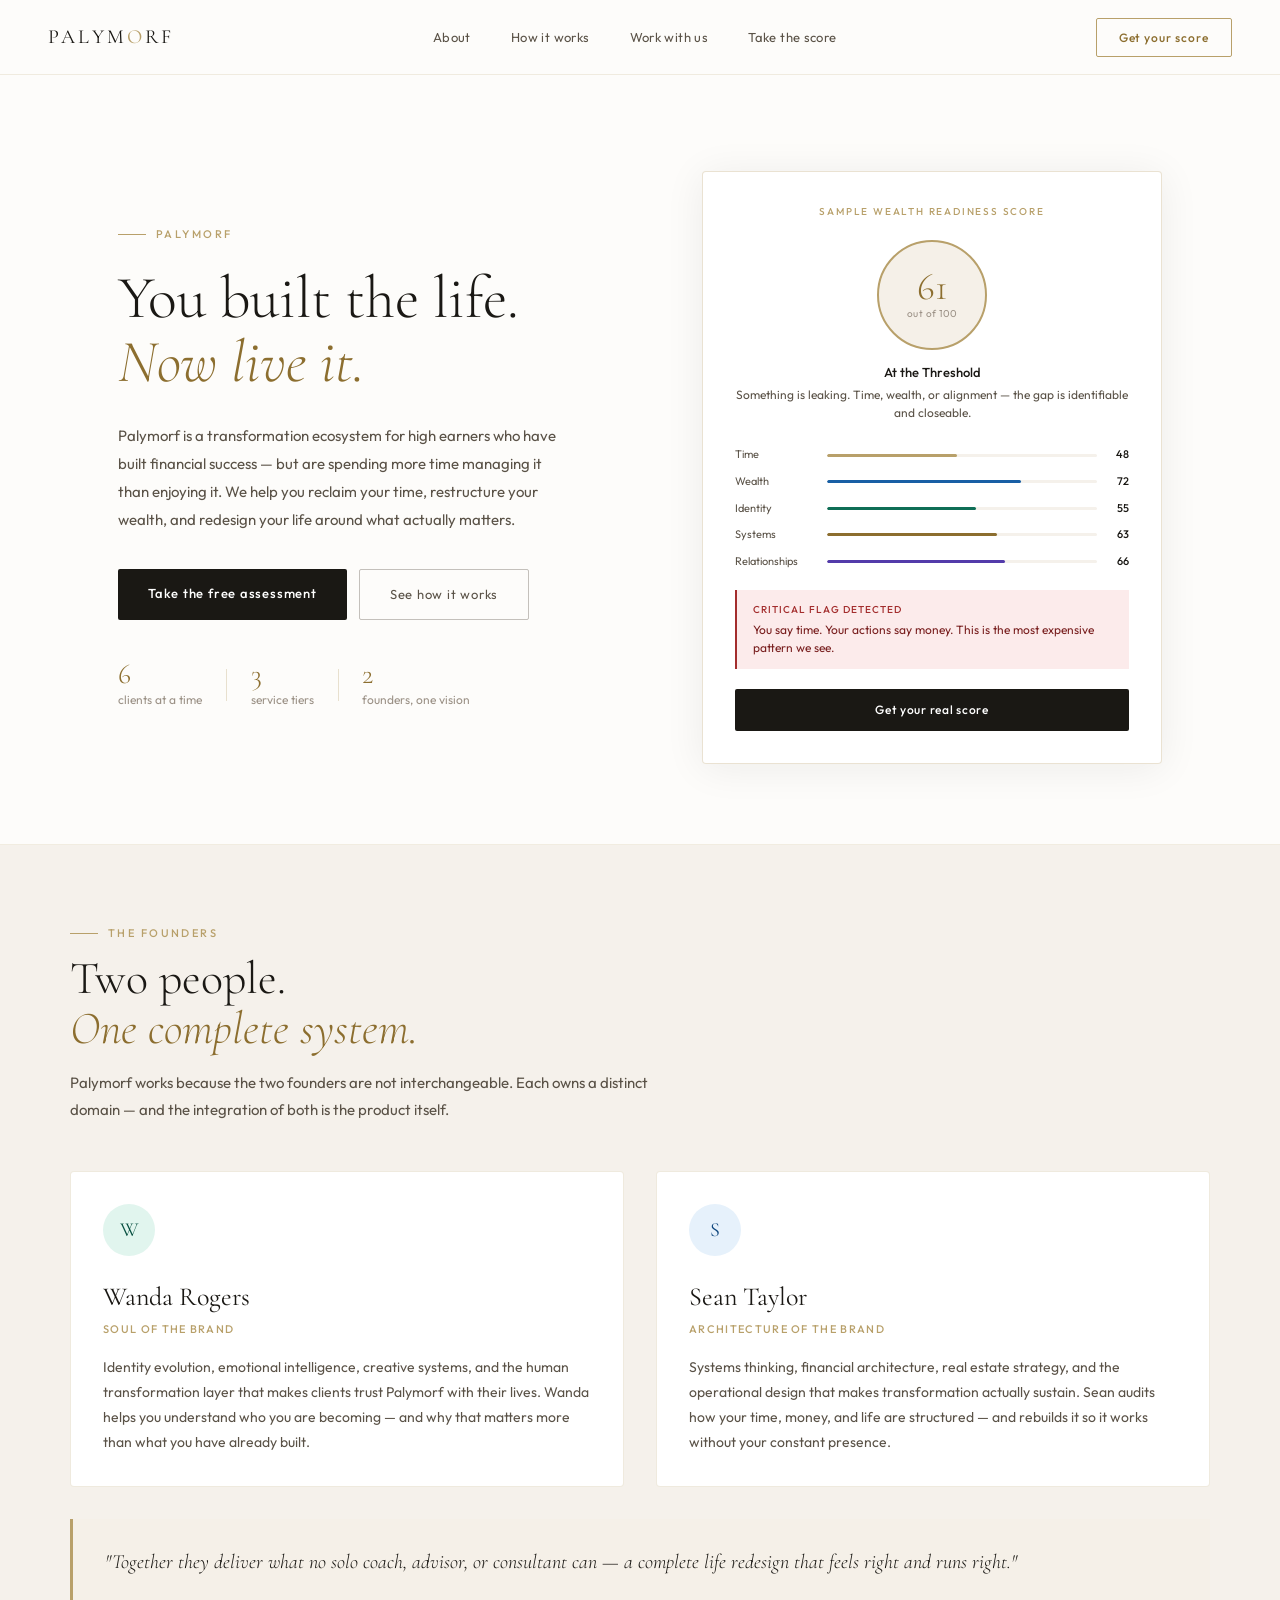
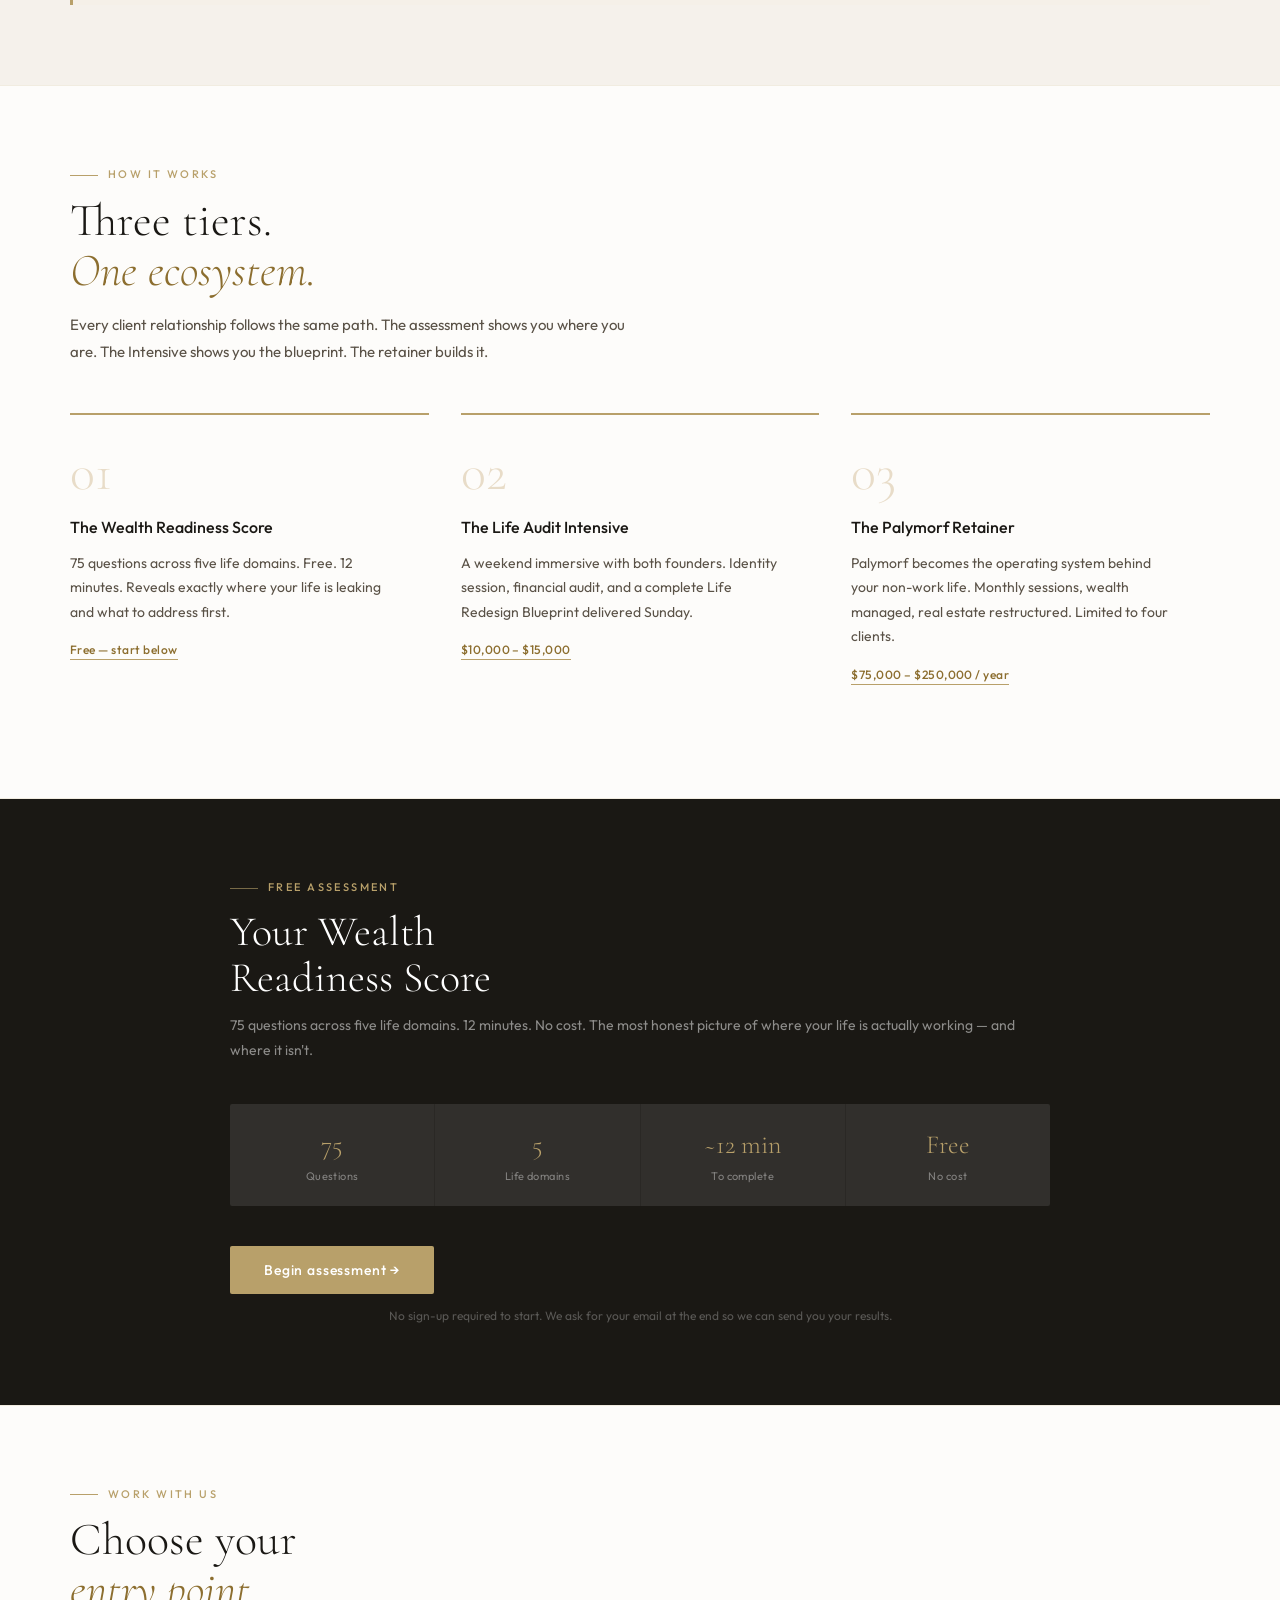
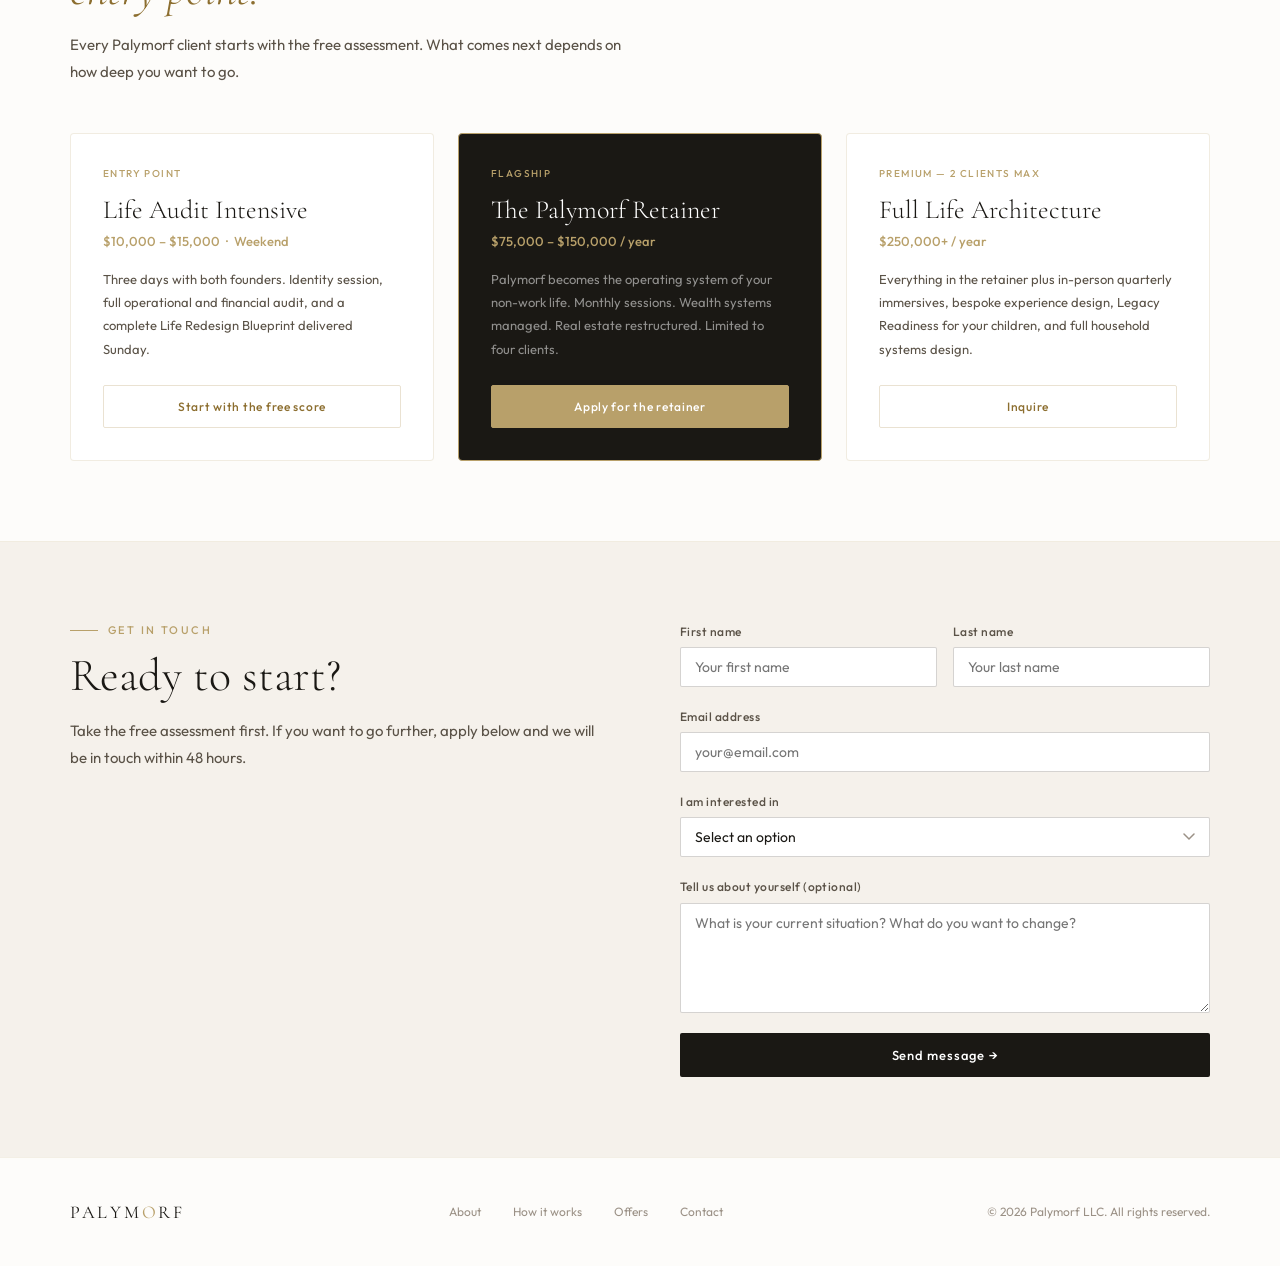
<file: index.html>
<!DOCTYPE html>
<html lang="en">
<head>
  <meta charset="UTF-8">
  <meta name="viewport" content="width=device-width, initial-scale=1.0">
  <meta name="description" content="Palymorf — A transformation ecosystem for high earners who have built financial success but are spending more time managing it than living it.">
  <meta property="og:title" content="Palymorf — You built the life. Now live it.">
  <meta property="og:description" content="Take the free Wealth Readiness Score and discover exactly where your life is leaking.">
  <meta property="og:url" content="https://palymorf.com">
  <title>Palymorf — You built the life. Now live it.</title>
  <link rel="preconnect" href="https://fonts.googleapis.com">
  <link rel="preconnect" href="https://fonts.gstatic.com" crossorigin>
  <link href="https://fonts.googleapis.com/css2?family=Cormorant+Garamond:ital,wght@0,300;0,400;0,600;1,300;1,400&family=Outfit:wght@300;400;500&display=swap" rel="stylesheet">
  <link rel="stylesheet" href="css/styles.css">
</head>
<body>

  <!-- NAV -->
  <nav id="navbar">
    <a href="#home" class="nav-logo">PALYM<span>O</span>RF</a>
    <button class="nav-hamburger" id="hamburger" aria-label="Open menu">
      <span></span><span></span><span></span>
    </button>
    <div class="nav-links" id="navLinks">
      <a href="#about">About</a>
      <a href="#how">How it works</a>
      <a href="#offers">Work with us</a>
      <a href="#assessment">Take the score</a>
    </div>
    <a href="#assessment" class="nav-cta">Get your score</a>
  </nav>

  <!-- HERO -->
  <section class="hero" id="home">
    <div class="hero-content">
      <div class="hero-eye"><span class="eye-line"></span>Palymorf</div>
      <h1 class="hero-h1">You built the life.<br><em>Now live it.</em></h1>
      <p class="hero-sub">Palymorf is a transformation ecosystem for high earners who have built financial success — but are spending more time managing it than enjoying it. We help you reclaim your time, restructure your wealth, and redesign your life around what actually matters.</p>
      <div class="hero-btns">
        <a href="#assessment" class="btn-dark">Take the free assessment</a>
        <a href="#how" class="btn-ghost">See how it works</a>
      </div>
      <div class="hero-proof">
        <div class="proof-item">
          <span class="proof-num">6</span>
          <span class="proof-lbl">clients at a time</span>
        </div>
        <div class="proof-divider"></div>
        <div class="proof-item">
          <span class="proof-num">3</span>
          <span class="proof-lbl">service tiers</span>
        </div>
        <div class="proof-divider"></div>
        <div class="proof-item">
          <span class="proof-num">2</span>
          <span class="proof-lbl">founders, one vision</span>
        </div>
      </div>
    </div>
    <div class="hero-visual">
      <div class="hero-card">
        <div class="hc-eyebrow">Sample wealth readiness score</div>
        <div class="score-ring">
          <div class="score-ring-num">61</div>
          <div class="score-ring-sub">out of 100</div>
        </div>
        <div class="score-tier-label">At the Threshold</div>
        <div class="score-tier-desc">Something is leaking. Time, wealth, or alignment — the gap is identifiable and closeable.</div>
        <div class="domain-bars">
          <div class="db-row"><span class="db-lbl">Time</span><div class="db-track"><div class="db-fill" style="width:48%;background:var(--gold)"></div></div><span class="db-val">48</span></div>
          <div class="db-row"><span class="db-lbl">Wealth</span><div class="db-track"><div class="db-fill" style="width:72%;background:#185FA5"></div></div><span class="db-val">72</span></div>
          <div class="db-row"><span class="db-lbl">Identity</span><div class="db-track"><div class="db-fill" style="width:55%;background:#0F6E56"></div></div><span class="db-val">55</span></div>
          <div class="db-row"><span class="db-lbl">Systems</span><div class="db-track"><div class="db-fill" style="width:63%;background:#8C6E2F"></div></div><span class="db-val">63</span></div>
          <div class="db-row"><span class="db-lbl">Relationships</span><div class="db-track"><div class="db-fill" style="width:66%;background:#533BAA"></div></div><span class="db-val">66</span></div>
        </div>
        <div class="hc-flag">
          <div class="hc-flag-tag">Critical flag detected</div>
          <div class="hc-flag-txt">You say time. Your actions say money. This is the most expensive pattern we see.</div>
        </div>
        <a href="#assessment" class="hc-cta">Get your real score</a>
      </div>
    </div>
  </section>

  <hr class="section-divider">

  <!-- ABOUT -->
  <section class="section about-section" id="about">
    <div class="section-inner">
      <div class="section-eye"><span class="eye-line"></span>The founders</div>
      <h2 class="section-h2">Two people.<br><em>One complete system.</em></h2>
      <p class="section-sub">Palymorf works because the two founders are not interchangeable. Each owns a distinct domain — and the integration of both is the product itself.</p>
      <div class="founders-grid">
        <div class="founder-card">
          <div class="founder-initial founder-w">W</div>
          <div class="founder-name">Wanda Rogers</div>
          <div class="founder-role">Soul of the brand</div>
          <p class="founder-desc">Identity evolution, emotional intelligence, creative systems, and the human transformation layer that makes clients trust Palymorf with their lives. Wanda helps you understand who you are becoming — and why that matters more than what you have already built.</p>
        </div>
        <div class="founder-card">
          <div class="founder-initial founder-s">S</div>
          <div class="founder-name">Sean Taylor</div>
          <div class="founder-role">Architecture of the brand</div>
          <p class="founder-desc">Systems thinking, financial architecture, real estate strategy, and the operational design that makes transformation actually sustain. Sean audits how your time, money, and life are structured — and rebuilds it so it works without your constant presence.</p>
        </div>
      </div>
      <blockquote class="together-block">
        "Together they deliver what no solo coach, advisor, or consultant can — a complete life redesign that feels right and runs right."
      </blockquote>
    </div>
  </section>

  <hr class="section-divider">

  <!-- HOW IT WORKS -->
  <section class="section" id="how">
    <div class="section-inner">
      <div class="section-eye"><span class="eye-line"></span>How it works</div>
      <h2 class="section-h2">Three tiers.<br><em>One ecosystem.</em></h2>
      <p class="section-sub">Every client relationship follows the same path. The assessment shows you where you are. The Intensive shows you the blueprint. The retainer builds it.</p>
      <div class="steps-grid">
        <div class="step-card">
          <div class="step-num">01</div>
          <h3 class="step-title">The Wealth Readiness Score</h3>
          <p class="step-desc">75 questions across five life domains. Free. 12 minutes. Reveals exactly where your life is leaking and what to address first.</p>
          <span class="step-price">Free — start below</span>
        </div>
        <div class="step-card">
          <div class="step-num">02</div>
          <h3 class="step-title">The Life Audit Intensive</h3>
          <p class="step-desc">A weekend immersive with both founders. Identity session, financial audit, and a complete Life Redesign Blueprint delivered Sunday.</p>
          <span class="step-price">$10,000 – $15,000</span>
        </div>
        <div class="step-card">
          <div class="step-num">03</div>
          <h3 class="step-title">The Palymorf Retainer</h3>
          <p class="step-desc">Palymorf becomes the operating system behind your non-work life. Monthly sessions, wealth managed, real estate restructured. Limited to four clients.</p>
          <span class="step-price">$75,000 – $250,000 / year</span>
        </div>
      </div>
    </div>
  </section>

  <hr class="section-divider">

  <!-- ASSESSMENT -->
  <section class="assessment-section" id="assessment">
    <div class="assessment-inner">

      <!-- Step 1: Cover — no form, just start -->
      <div id="assessCover">
        <div class="assessment-eye"><span class="eye-line eye-light"></span>Free assessment</div>
        <h2 class="assessment-h2">Your Wealth<br>Readiness Score</h2>
        <p class="assessment-sub">75 questions across five life domains. 12 minutes. No cost. The most honest picture of where your life is actually working — and where it isn't.</p>
        <div class="assess-meta-grid">
          <div class="assess-meta-item"><div class="assess-meta-num">75</div><div class="assess-meta-lbl">Questions</div></div>
          <div class="assess-meta-item"><div class="assess-meta-num">5</div><div class="assess-meta-lbl">Life domains</div></div>
          <div class="assess-meta-item"><div class="assess-meta-num">~12 min</div><div class="assess-meta-lbl">To complete</div></div>
          <div class="assess-meta-item"><div class="assess-meta-num">Free</div><div class="assess-meta-lbl">No cost</div></div>
        </div>
        <button class="btn-gold btn-lg" id="startBtn">Begin assessment &rarr;</button>
        <p class="gate-privacy">No sign-up required to start. We ask for your email at the end so we can send you your results.</p>
      </div>

      <!-- Email capture modal — shown after quiz is complete -->
      <div id="captureModal" class="capture-modal hidden">
        <div class="capture-card">
          <div class="capture-eye">Almost there</div>
          <h3 class="capture-title">Where should we send your results?</h3>
          <p class="capture-sub">You have completed all 75 questions. Enter your name and email and we will show you your full score — and save it so we can reference it when we speak.</p>
          <div class="capture-fields">
            <div class="capture-field-group">
              <label for="captureName">First name</label>
              <input type="text" id="captureName" placeholder="Your first name" autocomplete="given-name">
            </div>
            <div class="capture-field-group">
              <label for="captureEmail">Email address</label>
              <input type="email" id="captureEmail" placeholder="your@email.com" autocomplete="email">
            </div>
          </div>
          <button class="btn-gold btn-lg capture-submit" id="captureSubmit">View my score &rarr;</button>
          <p class="capture-privacy">Your results are private and only visible to the Palymorf team.</p>
        </div>
      </div>

      <!-- Step 2: Quiz -->
      <div id="assessQuiz" class="hidden">
        <div class="domain-nav" id="domainNav"></div>
        <div class="prog-wrap">
          <div class="prog-meta">
            <span id="progDomain">Domain 1 of 5</span>
            <span id="progCount">0 / 75</span>
          </div>
          <div class="prog-track"><div class="prog-fill" id="progFill" style="width:0%"></div></div>
        </div>
        <div class="domain-hdr">
          <div class="domain-hdr-eye" id="domEye"></div>
          <div class="domain-hdr-title" id="domTitle"></div>
          <div class="domain-hdr-desc" id="domDesc"></div>
        </div>
        <div id="qWrap"></div>
        <div class="q-nav">
          <button class="btn-outline-light" id="prevBtn" disabled>&larr; Previous</button>
          <span class="q-nav-info" id="qNavInfo"></span>
          <button class="btn-gold" id="nextBtn">Next &rarr;</button>
        </div>
      </div>

      <!-- Step 3: Results -->
      <div id="assessResults" class="hidden"></div>

    </div>
  </section>

  <hr class="section-divider">

  <!-- OFFERS -->
  <section class="section" id="offers">
    <div class="section-inner">
      <div class="section-eye"><span class="eye-line"></span>Work with us</div>
      <h2 class="section-h2">Choose your<br><em>entry point.</em></h2>
      <p class="section-sub">Every Palymorf client starts with the free assessment. What comes next depends on how deep you want to go.</p>
      <div class="offers-grid">
        <div class="offer-card">
          <div class="offer-tag">Entry point</div>
          <h3 class="offer-name">Life Audit Intensive</h3>
          <div class="offer-price">$10,000 – $15,000 &nbsp;&middot;&nbsp; Weekend</div>
          <p class="offer-desc">Three days with both founders. Identity session, full operational and financial audit, and a complete Life Redesign Blueprint delivered Sunday.</p>
          <a href="#assessment" class="offer-btn">Start with the free score</a>
        </div>
        <div class="offer-card offer-featured">
          <div class="offer-tag">Flagship</div>
          <h3 class="offer-name">The Palymorf Retainer</h3>
          <div class="offer-price">$75,000 – $150,000 / year</div>
          <p class="offer-desc">Palymorf becomes the operating system of your non-work life. Monthly sessions. Wealth systems managed. Real estate restructured. Limited to four clients.</p>
          <a href="#contact" class="offer-btn">Apply for the retainer</a>
        </div>
        <div class="offer-card">
          <div class="offer-tag">Premium &mdash; 2 clients max</div>
          <h3 class="offer-name">Full Life Architecture</h3>
          <div class="offer-price">$250,000+ / year</div>
          <p class="offer-desc">Everything in the retainer plus in-person quarterly immersives, bespoke experience design, Legacy Readiness for your children, and full household systems design.</p>
          <a href="#contact" class="offer-btn">Inquire</a>
        </div>
      </div>
    </div>
  </section>

  <hr class="section-divider">

  <!-- CONTACT -->
  <section class="section contact-section" id="contact">
    <div class="section-inner contact-inner">
      <div>
        <div class="section-eye"><span class="eye-line"></span>Get in touch</div>
        <h2 class="section-h2">Ready to start?</h2>
        <p class="section-sub" style="margin-bottom:0;">Take the free assessment first. If you want to go further, apply below and we will be in touch within 48 hours.</p>
      </div>
      <form class="contact-form" id="contactForm" onsubmit="handleFormSubmit(event)">
        <div class="form-row">
          <div class="form-group">
            <label for="firstName">First name</label>
            <input type="text" id="firstName" name="firstName" placeholder="Your first name" required>
          </div>
          <div class="form-group">
            <label for="lastName">Last name</label>
            <input type="text" id="lastName" name="lastName" placeholder="Your last name" required>
          </div>
        </div>
        <div class="form-group">
          <label for="email">Email address</label>
          <input type="email" id="email" name="email" placeholder="your@email.com" required>
        </div>
        <div class="form-group">
          <label for="interest">I am interested in</label>
          <select id="interest" name="interest" required>
            <option value="" disabled selected>Select an option</option>
            <option value="intensive">The Life Audit Intensive ($10K–$15K)</option>
            <option value="retainer">The Palymorf Retainer ($75K–$150K/yr)</option>
            <option value="architecture">Full Life Architecture ($250K+/yr)</option>
            <option value="other">Just learning more for now</option>
          </select>
        </div>
        <div class="form-group">
          <label for="message">Tell us about yourself (optional)</label>
          <textarea id="message" name="message" rows="4" placeholder="What is your current situation? What do you want to change?"></textarea>
        </div>
        <button type="submit" class="btn-dark btn-full">Send message &rarr;</button>
        <div id="formSuccess" class="form-success hidden">Thank you. We will be in touch within 48 hours.</div>
      </form>
    </div>
  </section>

  <!-- FOOTER -->
  <footer>
    <div class="footer-inner">
      <div class="footer-logo">PALYM<span>O</span>RF</div>
      <div class="footer-links">
        <a href="#about">About</a>
        <a href="#how">How it works</a>
        <a href="#offers">Offers</a>
        <a href="#contact">Contact</a>
      </div>
      <div class="footer-copy">&copy; 2026 Palymorf LLC. All rights reserved.</div>
    </div>
  </footer>

  <script src="js/questions.js"></script>
  <script src="js/assessment.js"></script>
  <script src="js/main.js"></script>
</body>
</html>
</file>
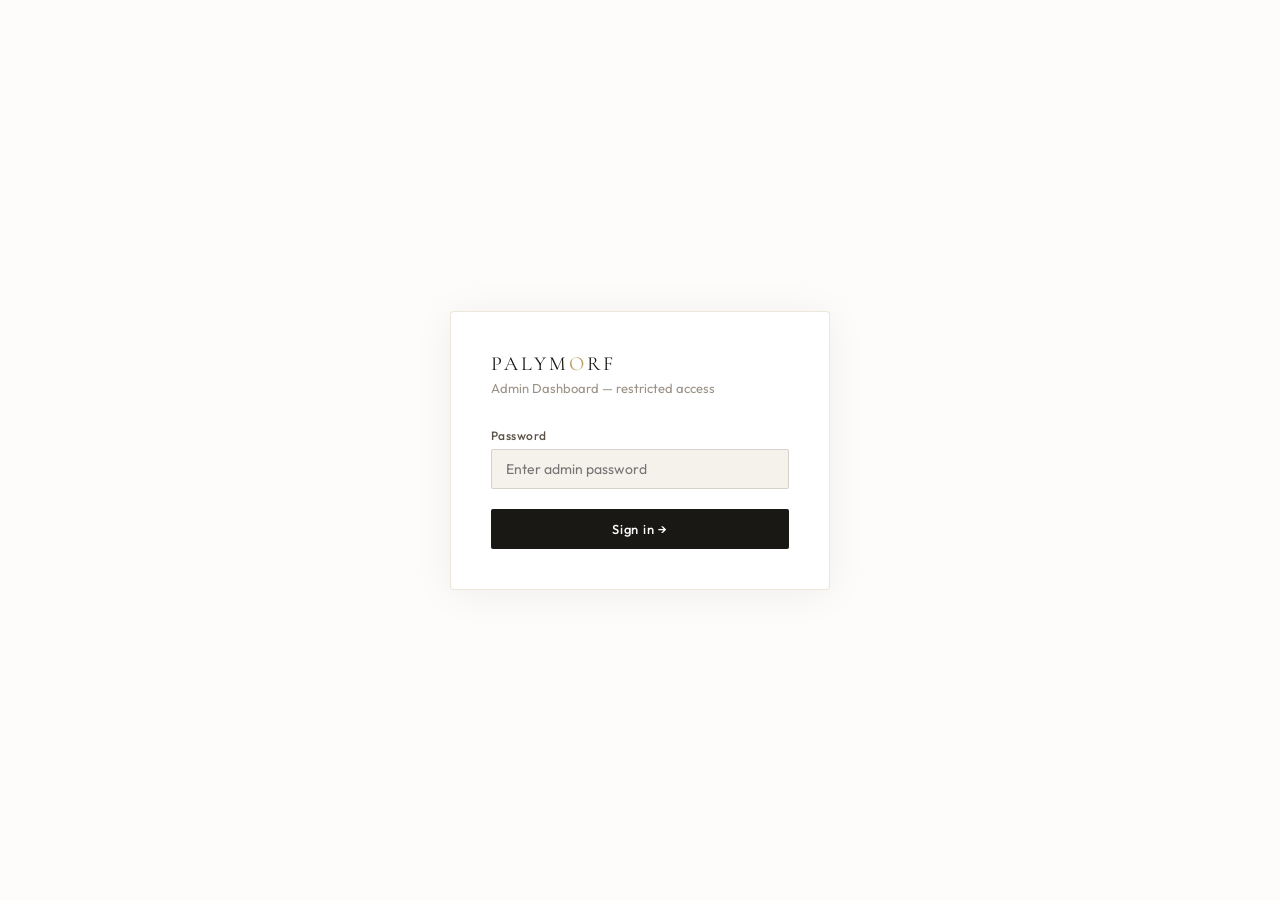
<file: admin.html>
<!DOCTYPE html>
<html lang="en">
<head>
  <meta charset="UTF-8">
  <meta name="viewport" content="width=device-width, initial-scale=1.0">
  <title>Palymorf — Admin Dashboard</title>
  <link rel="preconnect" href="https://fonts.googleapis.com">
  <link href="https://fonts.googleapis.com/css2?family=Cormorant+Garamond:ital,wght@0,300;0,400;0,600;1,300;1,400&family=Outfit:wght@300;400;500&display=swap" rel="stylesheet">
  <style>
    *, *::before, *::after { box-sizing: border-box; margin: 0; padding: 0; }
    :root {
      --gold: #B8A06A; --gold2: #8C6E2F; --gold3: #F5F0E8;
      --ink: #1A1814; --mid: #5A5247; --soft: #9B9186;
      --page: #FDFCFA; --surface: #F5F1EB; --white: #FFFFFF;
      --teal: #0F6E56; --blue: #185FA5; --purple: #533BAA;
      --red: #A32D2D; --serif: 'Cormorant Garamond', Georgia, serif;
      --sans: 'Outfit', sans-serif;
    }
    html { font-size: 16px; }
    body { font-family: var(--sans); background: var(--page); color: var(--ink); min-height: 100vh; }

    /* LOGIN */
    .login-wrap {
      min-height: 100vh; display: flex; align-items: center;
      justify-content: center; padding: 2rem;
    }
    .login-card {
      background: var(--white); border: 0.5px solid rgba(184,160,106,0.25);
      border-radius: 4px; padding: 2.5rem; width: 100%; max-width: 380px;
      box-shadow: 0 4px 40px rgba(26,24,20,0.06);
    }
    .login-logo { font-family: var(--serif); font-size: 20px; font-weight: 400; letter-spacing: 0.14em; color: var(--ink); margin-bottom: 0.25rem; }
    .login-logo span { color: var(--gold); }
    .login-sub { font-size: 13px; color: var(--soft); margin-bottom: 2rem; }
    .login-label { font-size: 12px; font-weight: 500; color: var(--mid); letter-spacing: 0.04em; display: block; margin-bottom: 6px; }
    .login-input {
      width: 100%; font-family: var(--sans); font-size: 14px; color: var(--ink);
      background: var(--surface); border: 0.5px solid rgba(90,82,71,0.2);
      border-radius: 2px; padding: 10px 14px; outline: none; margin-bottom: 1.25rem;
      transition: border-color 0.15s;
    }
    .login-input:focus { border-color: var(--gold); }
    .login-btn {
      width: 100%; font-family: var(--sans); font-size: 13px; font-weight: 500;
      letter-spacing: 0.06em; padding: 12px; background: var(--ink); color: #fff;
      border: none; border-radius: 2px; cursor: pointer; transition: background 0.15s;
    }
    .login-btn:hover { background: #2C2820; }
    .login-error { font-size: 13px; color: var(--red); margin-top: 0.75rem; display: none; }

    /* DASHBOARD */
    .dashboard { display: none; }
    .dash-nav {
      display: flex; align-items: center; justify-content: space-between;
      padding: 1rem 2rem; background: var(--white);
      border-bottom: 0.5px solid rgba(184,160,106,0.18);
      position: sticky; top: 0; z-index: 10;
    }
    .dash-logo { font-family: var(--serif); font-size: 18px; font-weight: 400; letter-spacing: 0.14em; color: var(--ink); }
    .dash-logo span { color: var(--gold); }
    .dash-nav-right { display: flex; align-items: center; gap: 1rem; }
    .dash-nav-label { font-size: 12px; color: var(--soft); }
    .dash-logout {
      font-size: 12px; font-weight: 500; color: var(--mid); background: none;
      border: 0.5px solid rgba(90,82,71,0.3); border-radius: 2px;
      padding: 6px 14px; cursor: pointer; font-family: var(--sans);
      transition: all 0.15s;
    }
    .dash-logout:hover { border-color: var(--ink); color: var(--ink); }

    .dash-body { padding: 2rem; max-width: 1200px; margin: 0 auto; }
    .dash-header { margin-bottom: 2rem; }
    .dash-title { font-family: var(--serif); font-size: 32px; font-weight: 300; color: var(--ink); margin-bottom: 0.25rem; }
    .dash-subtitle { font-size: 14px; color: var(--soft); }

    /* STATS ROW */
    .stats-row { display: grid; grid-template-columns: repeat(4, 1fr); gap: 1rem; margin-bottom: 2rem; }
    .stat-card { background: var(--white); border: 0.5px solid rgba(184,160,106,0.2); border-radius: 4px; padding: 1.25rem; }
    .stat-num { font-family: var(--serif); font-size: 32px; font-weight: 300; color: var(--gold2); margin-bottom: 0.2rem; }
    .stat-lbl { font-size: 12px; color: var(--soft); }

    /* FILTERS */
    .filters { display: flex; gap: 10px; margin-bottom: 1.5rem; flex-wrap: wrap; align-items: center; }
    .filter-input {
      font-family: var(--sans); font-size: 13px; color: var(--ink);
      background: var(--white); border: 0.5px solid rgba(90,82,71,0.2);
      border-radius: 2px; padding: 8px 14px; outline: none; width: 240px;
      transition: border-color 0.15s;
    }
    .filter-input:focus { border-color: var(--gold); }
    .filter-select {
      font-family: var(--sans); font-size: 13px; color: var(--ink);
      background: var(--white); border: 0.5px solid rgba(90,82,71,0.2);
      border-radius: 2px; padding: 8px 14px; outline: none; cursor: pointer;
    }
    .filter-btn {
      font-family: var(--sans); font-size: 12px; font-weight: 500;
      padding: 8px 16px; border-radius: 2px; cursor: pointer; border: none;
      background: var(--gold); color: #fff; transition: background 0.15s;
    }
    .filter-btn:hover { background: var(--gold2); }

    /* TABLE */
    .table-wrap { background: var(--white); border: 0.5px solid rgba(184,160,106,0.2); border-radius: 4px; overflow: hidden; margin-bottom: 2rem; }
    .dash-table { width: 100%; border-collapse: collapse; }
    .dash-table th {
      font-size: 11px; font-weight: 500; letter-spacing: 0.1em; text-transform: uppercase;
      color: var(--soft); padding: 0.9rem 1.25rem; text-align: left;
      border-bottom: 0.5px solid rgba(184,160,106,0.15); background: var(--surface);
    }
    .dash-table td { padding: 1rem 1.25rem; font-size: 13px; color: var(--ink); border-bottom: 0.5px solid rgba(184,160,106,0.1); vertical-align: middle; }
    .dash-table tr:last-child td { border-bottom: none; }
    .dash-table tr:hover td { background: var(--surface); cursor: pointer; }
    .score-badge {
      display: inline-block; font-size: 13px; font-weight: 500;
      padding: 3px 10px; border-radius: 2px;
    }
    .tier-chip {
      display: inline-block; font-size: 10px; font-weight: 500;
      letter-spacing: 0.08em; text-transform: uppercase;
      padding: 3px 8px; border-radius: 2px;
    }
    .flag-dot { display: inline-block; width: 8px; height: 8px; border-radius: 50%; margin-right: 4px; }
    .empty-state { padding: 3rem; text-align: center; color: var(--soft); font-size: 14px; }
    .loading-state { padding: 3rem; text-align: center; color: var(--soft); font-size: 14px; }

    /* DETAIL PANEL */
    .detail-overlay {
      display: none; position: fixed; inset: 0;
      background: rgba(26,24,20,0.5); z-index: 100;
      align-items: flex-start; justify-content: flex-end;
    }
    .detail-overlay.open { display: flex; }
    .detail-panel {
      background: var(--white); width: 100%; max-width: 560px;
      height: 100vh; overflow-y: auto;
      border-left: 0.5px solid rgba(184,160,106,0.25);
      box-shadow: -4px 0 40px rgba(26,24,20,0.1);
      animation: slideIn 0.25s ease;
    }
    @keyframes slideIn { from { transform: translateX(100%); } to { transform: translateX(0); } }
    .detail-header { padding: 1.5rem; border-bottom: 0.5px solid rgba(184,160,106,0.15); display: flex; align-items: center; justify-content: space-between; }
    .detail-close {
      background: none; border: 0.5px solid rgba(90,82,71,0.25);
      border-radius: 2px; padding: 6px 12px; cursor: pointer;
      font-size: 12px; color: var(--mid); font-family: var(--sans);
    }
    .detail-close:hover { border-color: var(--ink); color: var(--ink); }
    .detail-body { padding: 1.5rem; }
    .detail-name { font-family: var(--serif); font-size: 28px; font-weight: 300; color: var(--ink); margin-bottom: 0.2rem; }
    .detail-email { font-size: 13px; color: var(--soft); margin-bottom: 0.25rem; }
    .detail-date { font-size: 12px; color: var(--soft); margin-bottom: 1.5rem; }

    .detail-score-row { display: flex; align-items: center; gap: 1.5rem; margin-bottom: 1.5rem; padding: 1.25rem; background: var(--surface); border-radius: 4px; }
    .detail-score-circle { width: 72px; height: 72px; border-radius: 50%; border: 2px solid var(--gold); background: var(--gold3); display: flex; flex-direction: column; align-items: center; justify-content: center; flex-shrink: 0; }
    .detail-score-num { font-family: var(--serif); font-size: 26px; font-weight: 300; color: var(--gold2); line-height: 1; }
    .detail-score-sub { font-size: 9px; color: var(--soft); }
    .detail-tier-name { font-size: 15px; font-weight: 500; color: var(--ink); margin-bottom: 0.25rem; }
    .detail-tier-desc { font-size: 12px; color: var(--mid); line-height: 1.5; }

    .detail-domains { display: flex; flex-direction: column; gap: 8px; margin-bottom: 1.5rem; }
    .dd-row { display: flex; align-items: center; gap: 10px; }
    .dd-lbl { font-size: 12px; color: var(--mid); width: 100px; flex-shrink: 0; }
    .dd-track { flex: 1; height: 4px; background: rgba(90,82,71,0.15); border-radius: 2px; overflow: hidden; }
    .dd-fill { height: 100%; border-radius: 2px; }
    .dd-val { font-size: 12px; font-weight: 500; color: var(--ink); width: 28px; text-align: right; flex-shrink: 0; }

    .detail-section-title { font-size: 11px; letter-spacing: 0.12em; text-transform: uppercase; color: var(--gold); font-weight: 500; margin-bottom: 0.75rem; margin-top: 1.5rem; }
    .detail-flag { padding: 0.9rem 1rem; background: #FCEBEB; border-left: 2px solid var(--red); border-radius: 0; margin-bottom: 0.75rem; }
    .detail-flag-tag { font-size: 10px; letter-spacing: 0.08em; text-transform: uppercase; color: var(--red); font-weight: 500; margin-bottom: 3px; }
    .detail-flag-body { font-size: 13px; color: #791F1F; line-height: 1.5; }
    .detail-flag-positive { padding: 0.9rem 1rem; background: #E1F5EE; border-left: 2px solid var(--teal); margin-bottom: 0.75rem; }
    .detail-flag-positive .detail-flag-tag { color: var(--teal); }
    .detail-flag-positive .detail-flag-body { color: #085041; }

    .detail-answers { }
    .answer-domain { margin-bottom: 1.5rem; }
    .answer-domain-title { font-size: 12px; font-weight: 500; color: var(--ink); margin-bottom: 0.75rem; padding-bottom: 0.5rem; border-bottom: 0.5px solid rgba(184,160,106,0.2); }
    .answer-row { display: flex; justify-content: space-between; align-items: flex-start; padding: 0.5rem 0; border-bottom: 0.5px solid rgba(90,82,71,0.08); gap: 1rem; }
    .answer-row:last-child { border-bottom: none; }
    .answer-q { font-size: 12px; color: var(--mid); flex: 1; line-height: 1.5; }
    .answer-v { font-size: 13px; font-weight: 500; color: var(--ink); flex-shrink: 0; width: 20px; text-align: right; }

    .detail-notes { margin-top: 1.5rem; }
    .notes-textarea {
      width: 100%; font-family: var(--sans); font-size: 13px; color: var(--ink);
      background: var(--surface); border: 0.5px solid rgba(90,82,71,0.2);
      border-radius: 2px; padding: 10px 14px; outline: none; resize: vertical;
      min-height: 100px; margin-top: 0.5rem; transition: border-color 0.15s;
    }
    .notes-textarea:focus { border-color: var(--gold); }
    .notes-save {
      margin-top: 0.75rem; font-family: var(--sans); font-size: 12px; font-weight: 500;
      padding: 9px 20px; background: var(--gold); color: #fff; border: none;
      border-radius: 2px; cursor: pointer; transition: background 0.15s;
    }
    .notes-save:hover { background: var(--gold2); }
    .notes-saved { font-size: 12px; color: var(--teal); margin-left: 0.75rem; display: none; }

    @media (max-width: 768px) {
      .stats-row { grid-template-columns: repeat(2, 1fr); }
      .detail-panel { max-width: 100%; }
      .dash-table { font-size: 12px; }
      .dash-table th, .dash-table td { padding: 0.75rem; }
    }
  </style>
</head>
<body>

<!-- LOGIN -->
<div class="login-wrap" id="loginWrap">
  <div class="login-card">
    <div class="login-logo">PALYM<span>O</span>RF</div>
    <div class="login-sub">Admin Dashboard — restricted access</div>
    <label class="login-label" for="adminPass">Password</label>
    <input type="password" class="login-input" id="adminPass" placeholder="Enter admin password" onkeydown="if(event.key==='Enter')login()">
    <button class="login-btn" onclick="login()">Sign in &rarr;</button>
    <div class="login-error" id="loginError">Incorrect password. Try again.</div>
  </div>
</div>

<!-- DASHBOARD -->
<div class="dashboard" id="dashboard">
  <nav class="dash-nav">
    <div class="dash-logo">PALYM<span>O</span>RF</div>
    <div class="dash-nav-right">
      <span class="dash-nav-label">Admin Dashboard</span>
      <button class="dash-logout" onclick="logout()">Sign out</button>
    </div>
  </nav>

  <div class="dash-body">
    <div class="dash-header">
      <div class="dash-title">Assessment Results</div>
      <div class="dash-subtitle">All Wealth Readiness Score submissions</div>
    </div>

    <div class="stats-row" id="statsRow">
      <div class="stat-card"><div class="stat-num" id="statTotal">—</div><div class="stat-lbl">Total submissions</div></div>
      <div class="stat-card"><div class="stat-num" id="statAvg">—</div><div class="stat-lbl">Average score</div></div>
      <div class="stat-card"><div class="stat-num" id="statFlags">—</div><div class="stat-lbl">Time/money gap flags</div></div>
      <div class="stat-card"><div class="stat-num" id="statWeek">—</div><div class="stat-lbl">This week</div></div>
    </div>

    <div class="filters">
      <input type="text" class="filter-input" id="searchInput" placeholder="Search by name or email..." oninput="filterTable()">
      <select class="filter-select" id="tierFilter" onchange="filterTable()">
        <option value="">All tiers</option>
        <option value="Wealth Ready">Wealth Ready</option>
        <option value="High Potential">High Potential</option>
        <option value="At the Threshold">At the Threshold</option>
        <option value="Significant Gaps">Significant Gaps</option>
        <option value="Rebuild Required">Rebuild Required</option>
      </select>
      <select class="filter-select" id="flagFilter" onchange="filterTable()">
        <option value="">All submissions</option>
        <option value="flagged">Flagged only (time/money gap)</option>
        <option value="unflagged">No flags</option>
      </select>
      <button class="filter-btn" onclick="exportCSV()">Export CSV</button>
    </div>

    <div class="table-wrap">
      <div class="loading-state" id="tableLoading">Loading submissions...</div>
      <table class="dash-table" id="dashTable" style="display:none">
        <thead>
          <tr>
            <th>Name</th>
            <th>Email</th>
            <th>Score</th>
            <th>Tier</th>
            <th>Flags</th>
            <th>Submitted</th>
          </tr>
        </thead>
        <tbody id="tableBody"></tbody>
      </table>
      <div class="empty-state hidden" id="emptyState">No submissions match your filters.</div>
    </div>
  </div>
</div>

<!-- DETAIL PANEL -->
<div class="detail-overlay" id="detailOverlay" onclick="if(event.target===this)closeDetail()">
  <div class="detail-panel" id="detailPanel"></div>
</div>

<script>
  // ── CONFIG ─────────────────────────────────
  // Password is checked client-side for simplicity.
  // For production, consider a proper auth solution.
  const ADMIN_PASSWORD = 'palymorf2026';
  const SUPABASE_URL = window.SUPABASE_URL || '';
  const SUPABASE_ANON_KEY = window.SUPABASE_ANON_KEY || '';

  let allSubmissions = [];
  let filteredSubmissions = [];

  // ── AUTH ───────────────────────────────────
  function login() {
    const pass = document.getElementById('adminPass').value;
    if (pass === ADMIN_PASSWORD) {
      sessionStorage.setItem('palymorf_admin', '1');
      showDashboard();
    } else {
      document.getElementById('loginError').style.display = 'block';
    }
  }

  function logout() {
    sessionStorage.removeItem('palymorf_admin');
    document.getElementById('dashboard').style.display = 'none';
    document.getElementById('loginWrap').style.display = 'flex';
    document.getElementById('adminPass').value = '';
  }

  function showDashboard() {
    document.getElementById('loginWrap').style.display = 'none';
    document.getElementById('dashboard').style.display = 'block';
    loadSubmissions();
  }

  // ── DATA ───────────────────────────────────
  async function loadSubmissions() {
    try {
      const res = await fetch('/api/submissions', {
        headers: { 'x-admin-key': ADMIN_PASSWORD }
      });
      if (!res.ok) throw new Error('Failed to load');
      const data = await res.json();
      allSubmissions = data.submissions || [];
      renderDashboard();
    } catch (e) {
      document.getElementById('tableLoading').textContent = 'Failed to load submissions. Check your API connection.';
    }
  }

  async function saveNote(id, note) {
    await fetch('/api/submissions/' + id + '/note', {
      method: 'PATCH',
      headers: { 'Content-Type': 'application/json', 'x-admin-key': ADMIN_PASSWORD },
      body: JSON.stringify({ note })
    });
  }

  // ── RENDER ─────────────────────────────────
  function renderDashboard() {
    const total = allSubmissions.length;
    const avg = total ? Math.round(allSubmissions.reduce((s, r) => s + r.overall_score, 0) / total) : 0;
    const flags = allSubmissions.filter(r => r.flags && r.flags.time_money_gap).length;
    const oneWeekAgo = Date.now() - 7 * 24 * 60 * 60 * 1000;
    const week = allSubmissions.filter(r => new Date(r.created_at).getTime() > oneWeekAgo).length;

    document.getElementById('statTotal').textContent = total;
    document.getElementById('statAvg').textContent = avg || '—';
    document.getElementById('statFlags').textContent = flags;
    document.getElementById('statWeek').textContent = week;

    filterTable();
    document.getElementById('tableLoading').style.display = 'none';
    document.getElementById('dashTable').style.display = 'block';
  }

  function filterTable() {
    const search = document.getElementById('searchInput').value.toLowerCase();
    const tier = document.getElementById('tierFilter').value;
    const flagF = document.getElementById('flagFilter').value;

    filteredSubmissions = allSubmissions.filter(r => {
      const matchSearch = !search ||
        r.name.toLowerCase().includes(search) ||
        r.email.toLowerCase().includes(search);
      const matchTier = !tier || r.tier === tier;
      const matchFlag = !flagF ||
        (flagF === 'flagged' && r.flags && r.flags.time_money_gap) ||
        (flagF === 'unflagged' && !(r.flags && r.flags.time_money_gap));
      return matchSearch && matchTier && matchFlag;
    });

    renderTable();
  }

  function renderTable() {
    const tbody = document.getElementById('tableBody');
    const empty = document.getElementById('emptyState');

    if (!filteredSubmissions.length) {
      tbody.innerHTML = '';
      empty.classList.remove('hidden');
      return;
    }
    empty.classList.add('hidden');

    const tierColors = {
      'Wealth Ready': { bg: '#E1F5EE', color: '#085041' },
      'High Potential': { bg: '#E6F1FB', color: '#0C447C' },
      'At the Threshold': { bg: '#FFF8E6', color: '#7A5C00' },
      'Significant Gaps': { bg: '#FEF0E6', color: '#7A3600' },
      'Rebuild Required': { bg: '#FCEBEB', color: '#791F1F' }
    };

    tbody.innerHTML = filteredSubmissions.map(r => {
      const tc = tierColors[r.tier] || { bg: '#F0F0F0', color: '#555' };
      const scoreColor = r.overall_score >= 70 ? '#0F6E56' : r.overall_score >= 50 ? '#8C6E2F' : '#A32D2D';
      const hasFlag = r.flags && r.flags.time_money_gap;
      const hasLowVal = r.flags && r.flags.low_value_time;
      const date = new Date(r.created_at).toLocaleDateString('en-US', { month: 'short', day: 'numeric', year: 'numeric' });

      return `<tr onclick="openDetail('${r.id}')">
        <td><strong>${escHtml(r.name)}</strong></td>
        <td style="color:var(--soft)">${escHtml(r.email)}</td>
        <td><span class="score-badge" style="background:${scoreColor}22;color:${scoreColor}">${r.overall_score}</span></td>
        <td><span class="tier-chip" style="background:${tc.bg};color:${tc.color}">${r.tier}</span></td>
        <td>
          ${hasFlag ? '<span title="Time/money gap"><span class="flag-dot" style="background:#A32D2D"></span>Time gap</span>' : ''}
          ${hasLowVal ? '<span title="Low-value time use" style="margin-left:4px"><span class="flag-dot" style="background:#8C6E2F"></span>Low-value</span>' : ''}
          ${!hasFlag && !hasLowVal ? '<span style="color:var(--soft);font-size:12px">None</span>' : ''}
        </td>
        <td style="color:var(--soft)">${date}</td>
      </tr>`;
    }).join('');
  }

  // ── DETAIL PANEL ───────────────────────────
  function openDetail(id) {
    const r = allSubmissions.find(s => s.id === id);
    if (!r) return;

    const domainColors = { time: '#B8A06A', wealth: '#185FA5', identity: '#0F6E56', systems: '#8C6E2F', relationships: '#533BAA' };
    const domainNames = { time: 'Time', wealth: 'Wealth', identity: 'Identity', systems: 'Systems', relationships: 'Relationships' };
    const date = new Date(r.created_at).toLocaleDateString('en-US', { weekday: 'long', month: 'long', day: 'numeric', year: 'numeric' });
    const tier = r.tier;

    const domainBars = Object.entries(r.domain_scores || {}).map(([k, v]) => `
      <div class="dd-row">
        <span class="dd-lbl">${domainNames[k] || k}</span>
        <div class="dd-track"><div class="dd-fill" style="width:${v}%;background:${domainColors[k]}"></div></div>
        <span class="dd-val">${v}</span>
      </div>`).join('');

    const flagsHTML = r.flags
      ? [
          r.flags.time_money_gap ? `<div class="detail-flag"><div class="detail-flag-tag">Critical flag — time vs. money gap</div><div class="detail-flag-body">Says time is the priority but decisions consistently favor earning more. Trading the irreplaceable for more of what they already have.</div></div>` : '',
          r.flags.low_value_time ? `<div class="detail-flag"><div class="detail-flag-tag">Wealth tax — low-value time use</div><div class="detail-flag-body">Regularly spending time on tasks that should be delegated. High-cost hours doing low-value work.</div></div>` : '',
          r.flags.time_aligned ? `<div class="detail-flag-positive"><div class="detail-flag-tag">Time alignment confirmed</div><div class="detail-flag-body">Values and behavior are aligned on time. Rare at this income level.</div></div>` : ''
        ].join('') : '';

    const answersHTML = r.answers
      ? Object.entries(r.answers).map(([domainId, qs]) => `
          <div class="answer-domain">
            <div class="answer-domain-title">${domainNames[domainId] || domainId}</div>
            ${qs.map((item, i) => {
              const qText = (typeof item === 'object' && item !== null) ? escHtml(item.q) : `Q${i + 1}`;
              const aVal  = (typeof item === 'object' && item !== null) ? item.a : item;
              return `
              <div class="answer-row">
                <span class="answer-q">${qText}</span>
                <span class="answer-v">${aVal}</span>
              </div>`;
            }).join('')}
          </div>`).join('')
      : '<p style="font-size:13px;color:var(--soft)">Full answers not available.</p>';

    document.getElementById('detailPanel').innerHTML = `
      <div class="detail-header">
        <div>
          <div style="font-size:10px;letter-spacing:0.14em;text-transform:uppercase;color:var(--gold);font-weight:500;margin-bottom:4px">Submission Detail</div>
        </div>
        <button class="detail-close" onclick="closeDetail()">Close ✕</button>
      </div>
      <div class="detail-body">
        <div class="detail-name">${escHtml(r.name)}</div>
        <div class="detail-email">${escHtml(r.email)}</div>
        <div class="detail-date">${date}</div>

        <div class="detail-score-row">
          <div class="detail-score-circle">
            <div class="detail-score-num">${r.overall_score}</div>
            <div class="detail-score-sub">/ 100</div>
          </div>
          <div>
            <div class="detail-tier-name">${tier}</div>
            <div class="detail-tier-desc">${getTierTagline(tier)}</div>
          </div>
        </div>

        <div class="detail-section-title">Domain breakdown</div>
        <div class="detail-domains">${domainBars}</div>

        ${flagsHTML ? `<div class="detail-section-title">Flags</div>${flagsHTML}` : ''}

        <div class="detail-section-title">Notes</div>
        <div class="detail-notes">
          <textarea class="notes-textarea" id="noteArea" placeholder="Add your pre-meeting notes here...">${escHtml(r.note || '')}</textarea>
          <div style="display:flex;align-items:center">
            <button class="notes-save" onclick="saveNoteAndConfirm('${r.id}')">Save notes</button>
            <span class="notes-saved" id="notesSaved">Saved ✓</span>
          </div>
        </div>

        <div class="detail-section-title">Full answers</div>
        <div class="detail-answers">${answersHTML}</div>
      </div>`;

    document.getElementById('detailOverlay').classList.add('open');
  }

  function closeDetail() {
    document.getElementById('detailOverlay').classList.remove('open');
  }

  async function saveNoteAndConfirm(id) {
    const note = document.getElementById('noteArea').value;
    const sub = allSubmissions.find(s => s.id === id);
    if (sub) sub.note = note;
    await saveNote(id, note);
    const saved = document.getElementById('notesSaved');
    saved.style.display = 'inline';
    setTimeout(() => { saved.style.display = 'none'; }, 2000);
  }

  // ── EXPORT ─────────────────────────────────
  function exportCSV() {
    const rows = [['Name', 'Email', 'Score', 'Tier', 'Time/Money Flag', 'Low Value Flag', 'Date', 'Note']];
    filteredSubmissions.forEach(r => {
      rows.push([
        r.name, r.email, r.overall_score, r.tier,
        r.flags?.time_money_gap ? 'Yes' : 'No',
        r.flags?.low_value_time ? 'Yes' : 'No',
        new Date(r.created_at).toLocaleDateString(),
        (r.note || '').replace(/\n/g, ' ')
      ]);
    });
    const csv = rows.map(r => r.map(v => `"${String(v).replace(/"/g, '""')}"`).join(',')).join('\n');
    const blob = new Blob([csv], { type: 'text/csv' });
    const a = document.createElement('a'); a.href = URL.createObjectURL(blob);
    a.download = `palymorf-submissions-${new Date().toISOString().slice(0,10)}.csv`;
    a.click();
  }

  // ── UTILS ──────────────────────────────────
  function escHtml(str) {
    return String(str || '').replace(/&/g,'&amp;').replace(/</g,'&lt;').replace(/>/g,'&gt;').replace(/"/g,'&quot;');
  }

  function getTierTagline(tier) {
    const map = {
      'Wealth Ready': 'Operating at a high level. The gap between success and freedom is narrow.',
      'High Potential': 'Built something significant. A few specific gaps are keeping them from fully living it.',
      'At the Threshold': 'Close — but something is leaking. Time, systems, or identity misalignment.',
      'Significant Gaps': 'Success on paper but several domains need restructuring.',
      'Rebuild Required': 'Success is real but systems, identity, and structure are not keeping up.'
    };
    return map[tier] || '';
  }

  // ── INIT ───────────────────────────────────
  if (sessionStorage.getItem('palymorf_admin') === '1') {
    showDashboard();
  }
</script>
</body>
</html>
</file>
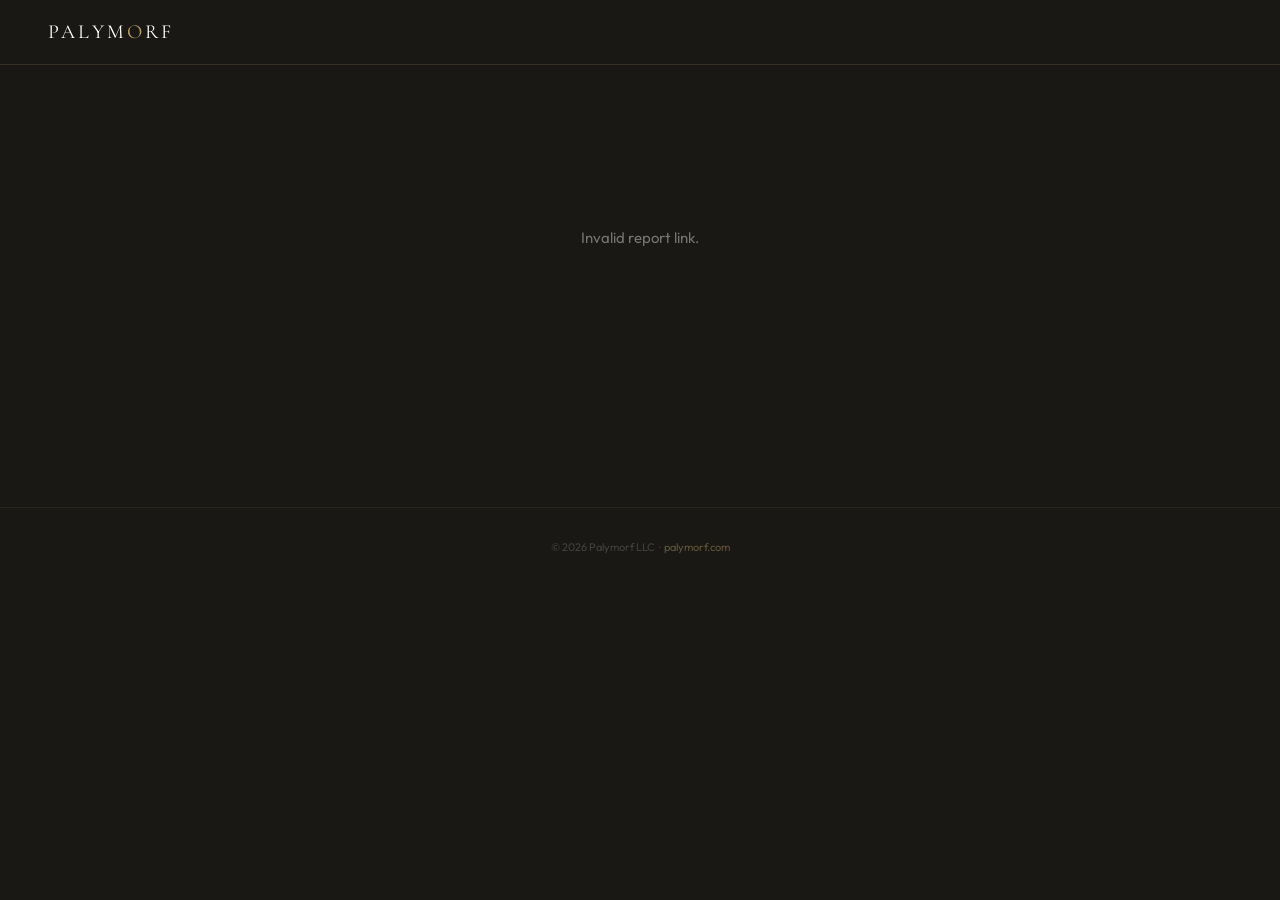
<file: report.html>
<!DOCTYPE html>
<html lang="en">
<head>
  <meta charset="UTF-8">
  <meta name="viewport" content="width=device-width, initial-scale=1.0">
  <title>Your Palymorf Wealth Readiness Report</title>
  <link rel="preconnect" href="https://fonts.googleapis.com">
  <link rel="preconnect" href="https://fonts.gstatic.com" crossorigin>
  <link href="https://fonts.googleapis.com/css2?family=Cormorant+Garamond:ital,wght@0,300;0,400;0,600;1,300;1,400&family=Outfit:wght@300;400;500&display=swap" rel="stylesheet">
  <style>
    *, *::before, *::after { box-sizing: border-box; margin: 0; padding: 0; }
    :root {
      --gold: #B8A06A; --gold2: #8C6E2F; --gold3: #F5F0E8;
      --ink: #1A1814; --mid: #5A5247; --soft: #9B9186;
      --teal: #0F6E56; --blue: #185FA5; --purple: #533BAA; --red: #A32D2D;
      --serif: 'Cormorant Garamond', Georgia, serif;
      --sans:  'Outfit', sans-serif;
    }
    html { font-size: 16px; scroll-behavior: smooth; }
    body { font-family: var(--sans); background: var(--ink); color: #fff; min-height: 100vh; -webkit-font-smoothing: antialiased; }
    .hidden { display: none !important; }

    /* ── NAV ── */
    .report-nav {
      display: flex; align-items: center; justify-content: space-between;
      padding: 1.25rem 3rem;
      border-bottom: 0.5px solid rgba(184,160,106,0.18);
    }
    .report-logo { font-family: var(--serif); font-size: 20px; font-weight: 400; letter-spacing: 0.15em; color: #fff; text-decoration: none; }
    .report-logo span { color: var(--gold); }

    /* ── LAYOUT ── */
    .report-wrap { max-width: 680px; margin: 0 auto; padding: 4rem 2rem 6rem; }

    /* ── STATES ── */
    .state-block { text-align: center; padding: 6rem 2rem; }
    .state-block p { font-size: 15px; color: rgba(255,255,255,0.4); line-height: 1.7; }

    /* ── SUCCESS BANNER ── */
    .success-banner {
      background: rgba(15,110,86,0.15); border: 0.5px solid rgba(15,110,86,0.4);
      border-radius: 2px; padding: 0.9rem 1.25rem; margin-bottom: 2.5rem;
      font-size: 13px; color: #5DCAA5; text-align: center; line-height: 1.5;
    }

    /* ── HERO ── */
    .report-eyebrow { font-size: 10px; letter-spacing: 0.22em; text-transform: uppercase; color: var(--gold); font-weight: 500; margin-bottom: 0.5rem; text-align: center; }
    .report-name    { font-family: var(--serif); font-size: 40px; font-weight: 300; color: #fff; text-align: center; margin-bottom: 0.25rem; line-height: 1.1; }
    .report-date    { font-size: 12px; color: rgba(255,255,255,0.28); text-align: center; margin-bottom: 3rem; }

    /* ── SCORE ── */
    .score-section { text-align: center; margin-bottom: 3rem; }
    .score-ring {
      width: 150px; height: 150px; border-radius: 50%;
      border: 2px solid var(--gold); background: rgba(184,160,106,0.08);
      display: flex; flex-direction: column; align-items: center; justify-content: center;
      margin: 0 auto 1.5rem;
    }
    .score-num    { font-family: var(--serif); font-size: 60px; font-weight: 300; color: var(--gold); line-height: 1; }
    .score-denom  { font-size: 11px; color: rgba(184,160,106,0.5); }
    .score-tier   { font-family: var(--serif); font-size: 26px; font-weight: 300; color: #fff; margin-bottom: 0.5rem; }
    .score-tagline { font-size: 13px; color: rgba(255,255,255,0.42); max-width: 440px; margin: 0 auto; line-height: 1.75; }

    /* ── FREE LABEL ── */
    .free-tag { display: inline-block; font-size: 9px; letter-spacing: 0.14em; text-transform: uppercase; font-weight: 500; color: rgba(255,255,255,0.3); border: 0.5px solid rgba(255,255,255,0.12); border-radius: 2px; padding: 2px 8px; margin-bottom: 2rem; }

    /* ── SECTION LABEL ── */
    .section-label { font-size: 10px; letter-spacing: 0.18em; text-transform: uppercase; color: var(--gold); font-weight: 500; margin-bottom: 1rem; }

    /* ── DOMAIN BARS ── */
    .domain-bars { display: flex; flex-direction: column; gap: 12px; margin-bottom: 2rem; }
    .d-bar-row   { display: grid; grid-template-columns: 110px 1fr 36px; align-items: center; gap: 12px; }
    .d-bar-lbl   { font-size: 13px; color: rgba(255,255,255,0.65); }
    .d-bar-track { height: 4px; background: rgba(255,255,255,0.07); border-radius: 2px; overflow: hidden; }
    .d-bar-fill  { height: 100%; border-radius: 2px; }
    .d-bar-val   { font-size: 13px; font-weight: 500; color: #fff; text-align: right; }

    /* ── FLAGS / INSIGHTS ── */
    .flag-box { padding: 1.1rem 1.25rem; margin-bottom: 0.75rem; border-radius: 2px; }
    .flag-box.flag-red    { background: rgba(163,45,45,0.12);  border-left: 2px solid var(--red);  }
    .flag-box.flag-yellow { background: rgba(140,110,47,0.12); border-left: 2px solid var(--gold2); }
    .flag-box.flag-green  { background: rgba(15,110,86,0.12);  border-left: 2px solid var(--teal); }
    .flag-tag   { font-size: 10px; letter-spacing: 0.1em; text-transform: uppercase; font-weight: 500; margin-bottom: 0.3rem; }
    .flag-red    .flag-tag { color: #F09595; }
    .flag-yellow .flag-tag { color: var(--gold); }
    .flag-green  .flag-tag { color: #5DCAA5; }
    .flag-title  { font-size: 14px; font-weight: 500; color: #fff; margin-bottom: 0.25rem; }
    .flag-body   { font-size: 13px; color: rgba(255,255,255,0.48); line-height: 1.65; }

    .insight-box { background: rgba(255,255,255,0.04); border: 0.5px solid rgba(255,255,255,0.08); border-radius: 2px; padding: 1.25rem; margin-bottom: 0.75rem; }
    .insight-tag   { font-size: 10px; letter-spacing: 0.1em; text-transform: uppercase; font-weight: 500; margin-bottom: 0.4rem; }
    .insight-title { font-size: 15px; font-weight: 500; color: #fff; margin-bottom: 0.4rem; }
    .insight-body  { font-size: 13px; color: rgba(255,255,255,0.48); line-height: 1.65; }

    /* ── PAYWALL ── */
    .paywall-wrap    { position: relative; margin-top: 2rem; border-radius: 2px; overflow: hidden; }
    .paywall-preview { filter: blur(6px); pointer-events: none; user-select: none; opacity: 0.35; }
    .paywall-overlay {
      position: absolute; inset: 0;
      display: flex; flex-direction: column; align-items: center; justify-content: center;
      background: linear-gradient(to bottom, rgba(26,24,20,0) 0%, rgba(26,24,20,0.85) 35%, rgba(26,24,20,0.98) 100%);
      padding: 2rem;
    }
    .paywall-card {
      background: rgba(184,160,106,0.07); border: 0.5px solid rgba(184,160,106,0.28);
      border-radius: 4px; padding: 2rem; text-align: center; width: 100%; max-width: 400px;
    }
    .paywall-title { font-family: var(--serif); font-size: 28px; font-weight: 300; color: #fff; margin-bottom: 0.4rem; }
    .paywall-price { font-size: 36px; font-weight: 500; color: var(--gold); margin-bottom: 1.25rem; line-height: 1; }
    .paywall-includes { list-style: none; margin-bottom: 1.5rem; text-align: left; }
    .paywall-includes li { font-size: 13px; color: rgba(255,255,255,0.58); padding: 5px 0 5px 1.4rem; position: relative; line-height: 1.5; }
    .paywall-includes li::before { content: '✓'; position: absolute; left: 0; color: var(--gold); font-weight: 500; }
    .unlock-btn {
      width: 100%; font-family: var(--sans); font-size: 14px; font-weight: 500;
      letter-spacing: 0.06em; padding: 14px; background: var(--gold); color: #fff;
      border: none; border-radius: 2px; cursor: pointer; transition: background 0.2s;
      margin-bottom: 0.75rem;
    }
    .unlock-btn:hover    { background: var(--gold2); }
    .unlock-btn:disabled { opacity: 0.55; cursor: not-allowed; }
    .paywall-note { font-size: 11px; color: rgba(255,255,255,0.22); line-height: 1.5; }

    /* ── POLLING BANNER ── */
    .polling-banner {
      background: rgba(140,110,47,0.12); border: 0.5px solid rgba(184,160,106,0.3);
      border-radius: 2px; padding: 0.9rem 1.25rem; margin-bottom: 2rem;
      font-size: 13px; color: var(--gold); text-align: center;
    }

    /* ── FOOTER ── */
    .report-footer { text-align: center; padding: 2rem; border-top: 0.5px solid rgba(184,160,106,0.1); margin-top: 4rem; }
    .report-footer p { font-size: 11px; color: rgba(255,255,255,0.18); }
    .report-footer a { color: rgba(184,160,106,0.45); text-decoration: none; }

    @media (max-width: 600px) {
      .report-nav  { padding: 1rem 1.5rem; }
      .report-wrap { padding: 2.5rem 1.25rem 4rem; }
      .report-name { font-size: 30px; }
      .score-num   { font-size: 50px; }
      .d-bar-row   { grid-template-columns: 90px 1fr 32px; }
    }
  </style>
</head>
<body>

<nav class="report-nav">
  <a href="/" class="report-logo">PALYM<span>O</span>RF</a>
</nav>

<div class="report-wrap">

  <!-- LOADING -->
  <div class="state-block" id="stateLoading">
    <p>Loading your report...</p>
  </div>

  <!-- ERROR -->
  <div class="state-block hidden" id="stateError">
    <p id="stateErrorMsg">Report not found. This link may be invalid or expired.</p>
  </div>

  <!-- REPORT -->
  <div id="reportContent" class="hidden">

    <!-- Post-payment polling notice -->
    <div class="polling-banner hidden" id="pollingBanner">
      Confirming your payment — this usually takes a few seconds...
    </div>

    <!-- Post-payment success confirmation -->
    <div class="success-banner hidden" id="successBanner">
      Payment confirmed. Your full report is now unlocked permanently on this link.
    </div>

    <!-- Hero -->
    <div class="report-eyebrow">Wealth Readiness Report</div>
    <div class="report-name"  id="rName"></div>
    <div class="report-date"  id="rDate"></div>

    <!-- Score — always visible (free) -->
    <div class="score-section">
      <div class="score-ring">
        <div class="score-num"   id="rScore"></div>
        <div class="score-denom">out of 100</div>
      </div>
      <div class="score-tier"    id="rTier"></div>
      <div class="score-tagline" id="rTagline"></div>
    </div>
    <div style="text-align:center"><span class="free-tag">Free preview</span></div>

    <!-- Full report (paid) -->
    <div id="fullReport" class="hidden">
      <div class="section-label" style="margin-top:2rem">Domain Breakdown</div>
      <div class="domain-bars" id="rDomains"></div>

      <div class="section-label" style="margin-top:2rem">Flags &amp; Insights</div>
      <div id="rFlags"></div>
      <div id="rInsights"></div>
    </div>

    <!-- Paywall (unpaid) -->
    <div id="paywallSection" class="hidden">
      <div class="paywall-wrap">

        <!-- Blurred dummy preview -->
        <div class="paywall-preview">
          <div class="section-label" style="margin-top:2rem">Domain Breakdown</div>
          <div class="domain-bars">
            <div class="d-bar-row"><span class="d-bar-lbl">Time</span><div class="d-bar-track"><div class="d-bar-fill" style="width:62%;background:#B8A06A"></div></div><span class="d-bar-val">62</span></div>
            <div class="d-bar-row"><span class="d-bar-lbl">Wealth</span><div class="d-bar-track"><div class="d-bar-fill" style="width:71%;background:#185FA5"></div></div><span class="d-bar-val">71</span></div>
            <div class="d-bar-row"><span class="d-bar-lbl">Identity</span><div class="d-bar-track"><div class="d-bar-fill" style="width:58%;background:#0F6E56"></div></div><span class="d-bar-val">58</span></div>
            <div class="d-bar-row"><span class="d-bar-lbl">Systems</span><div class="d-bar-track"><div class="d-bar-fill" style="width:49%;background:#8C6E2F"></div></div><span class="d-bar-val">49</span></div>
            <div class="d-bar-row"><span class="d-bar-lbl">Relationships</span><div class="d-bar-track"><div class="d-bar-fill" style="width:67%;background:#533BAA"></div></div><span class="d-bar-val">67</span></div>
          </div>
          <div class="section-label" style="margin-top:2rem">Flags &amp; Insights</div>
          <div class="flag-box flag-red">
            <div class="flag-tag">Critical flag — time vs. money gap</div>
            <div class="flag-title">You say time. Your actions say money.</div>
            <div class="flag-body">Your answers indicate you value your time — but your decisions consistently prioritize earning more.</div>
          </div>
          <div class="insight-box">
            <div class="insight-tag" style="color:#5DCAA5">Strongest domain</div>
            <div class="insight-title">Where you are already winning</div>
            <div class="insight-body">Your wealth is working intelligently across multiple streams with proactive strategy.</div>
          </div>
          <div class="insight-box">
            <div class="insight-tag" style="color:#F09595">Priority gap</div>
            <div class="insight-title">Where to focus first</div>
            <div class="insight-body">Your life is running on personal effort rather than infrastructure. This is unsustainable.</div>
          </div>
        </div>

        <!-- Overlay with payment card -->
        <div class="paywall-overlay">
          <div class="paywall-card">
            <div class="paywall-title">Unlock your full report</div>
            <div class="paywall-price">$197</div>
            <ul class="paywall-includes">
              <li>Complete breakdown across all 5 domains</li>
              <li>Personalized flags and critical patterns</li>
              <li>Strongest domain insight and priority gaps</li>
              <li>Permanent link — revisit any time</li>
            </ul>
            <button class="unlock-btn" id="unlockBtn" onclick="startCheckout()">Unlock Full Report &rarr;</button>
            <p class="paywall-note">One-time payment &middot; Secure checkout via Stripe</p>
          </div>
        </div>

      </div>
    </div>

  </div>
</div>

<div class="report-footer">
  <p>&copy; 2026 Palymorf LLC &nbsp;&middot;&nbsp; <a href="/">palymorf.com</a></p>
</div>

<script>
  const DOMAIN_COLORS = { time:'#B8A06A', wealth:'#185FA5', identity:'#0F6E56', systems:'#8C6E2F', relationships:'#533BAA' };
  const DOMAIN_NAMES  = { time:'Time', wealth:'Wealth', identity:'Identity', systems:'Systems', relationships:'Relationships' };

  const INSIGHT_MAP = {
    time:          { str: 'Your time is genuinely protected — real boundaries and structures that most high earners never achieve.', weak: 'Time is your most urgent gap. You are likely running on someone else\'s calendar and sacrificing your own priorities every single day.' },
    wealth:        { str: 'Your wealth is working intelligently — multiple streams, proactive strategy, and assets that grow without your constant attention.', weak: 'Your wealth strategy has gaps quietly costing you compounding growth. Money sitting idle or assets that drain are silently expensive.' },
    identity:      { str: 'You have strong identity clarity — you know who you are becoming and your decisions reflect that alignment.', weak: 'Identity misalignment is the invisible tax on everything else. When who you are and how you live don\'t match, nothing feels like enough.' },
    systems:       { str: 'Your life runs on strong systems — things work without your constant presence, one of the rarest achievements at your level.', weak: 'Your life is running on personal effort rather than infrastructure. This is unsustainable and will either burn you out or cap your growth.' },
    relationships: { str: 'Your relationships are a genuine source of strength — you are known, supported, and surrounded by people who reflect your values.', weak: 'Relationship gaps at your level often go unnamed because everything looks fine externally. But isolation inside success is one of the most costly problems we see.' }
  };

  const TIER_TAGLINES = {
    'Wealth Ready':     'You are operating at a high level across most domains. The gap between your success and your freedom is narrow — and closeable with the right moves.',
    'High Potential':   'You have built something significant. A few specific gaps are keeping you from fully living it. The blueprint is clear.',
    'At the Threshold': 'You are close — but something is leaking. Time, systems, or identity misalignment is costing you more than you realize.',
    'Significant Gaps': 'You have achieved success on paper but several domains need restructuring. The good news: the gaps are identifiable and fixable.',
    'Rebuild Required': 'Your success is real but your systems, identity, and structure are not keeping up with it. This is the most important moment to get clarity.'
  };

  let reportData = null;
  let reportId   = null;

  // ── INIT ─────────────────────────────────────
  async function init() {
    const parts = window.location.pathname.replace(/\/+$/, '').split('/');
    reportId = parts[parts.length - 1];

    if (!reportId || !/^[0-9a-f]{8}-[0-9a-f]{4}-[0-9a-f]{4}-[0-9a-f]{4}-[0-9a-f]{12}$/i.test(reportId)) {
      return showError('Invalid report link.');
    }

    await loadReport();

    // If redirected back from Stripe and not yet marked paid, poll
    const params = new URLSearchParams(window.location.search);
    if (params.get('payment') === 'success' && reportData && !reportData.paid) {
      pollForPaid();
    }
  }

  async function loadReport() {
    try {
      const res = await fetch(`/api/report/${reportId}`);
      if (res.status === 404) { showError('Report not found. This link may be invalid.'); return; }
      if (!res.ok) throw new Error('Server error');
      reportData = await res.json();
      render(reportData);
    } catch (e) {
      showError('Failed to load your report. Please try again.');
    }
  }

  // ── POLL after payment (Stripe webhook is async) ──
  async function pollForPaid(attempts = 0) {
    if (attempts === 0) {
      document.getElementById('pollingBanner').classList.remove('hidden');
    }
    if (attempts >= 12) {
      // Give up — ask them to refresh
      document.getElementById('pollingBanner').textContent = 'Payment received. Please refresh this page to see your full report.';
      return;
    }
    await new Promise(r => setTimeout(r, 2500));
    try {
      const res  = await fetch(`/api/report/${reportId}`);
      const data = await res.json();
      if (data.paid) {
        reportData = data;
        document.getElementById('pollingBanner').classList.add('hidden');
        document.getElementById('successBanner').classList.remove('hidden');
        render(data);
      } else {
        pollForPaid(attempts + 1);
      }
    } catch {
      pollForPaid(attempts + 1);
    }
  }

  // ── RENDER ───────────────────────────────────
  function render(data) {
    document.getElementById('stateLoading').classList.add('hidden');
    document.getElementById('reportContent').classList.remove('hidden');

    document.title = `${data.name} — Palymorf Wealth Readiness Report`;
    document.getElementById('rName').textContent  = data.name;
    document.getElementById('rDate').textContent  = 'Completed ' + new Date(data.created_at).toLocaleDateString('en-US', { month: 'long', day: 'numeric', year: 'numeric' });
    document.getElementById('rScore').textContent = data.overall_score;
    document.getElementById('rTier').textContent  = data.tier;
    document.getElementById('rTagline').textContent = TIER_TAGLINES[data.tier] || '';

    if (data.paid) {
      renderFull(data);
    } else {
      document.getElementById('paywallSection').classList.remove('hidden');
      document.getElementById('fullReport').classList.add('hidden');
    }
  }

  function renderFull(data) {
    document.getElementById('fullReport').classList.remove('hidden');
    document.getElementById('paywallSection').classList.add('hidden');

    // Domain bars
    const ds = data.domain_scores || {};
    document.getElementById('rDomains').innerHTML = Object.entries(ds).map(([k, v]) => `
      <div class="d-bar-row">
        <span class="d-bar-lbl">${DOMAIN_NAMES[k] || k}</span>
        <div class="d-bar-track"><div class="d-bar-fill" style="width:${v}%;background:${DOMAIN_COLORS[k]}"></div></div>
        <span class="d-bar-val">${v}</span>
      </div>`).join('');

    // Flags
    const flags = data.flags || {};
    let flagsHTML = '';
    if (flags.time_money_gap) flagsHTML += `<div class="flag-box flag-red"><div class="flag-tag">Critical flag — time vs. money gap</div><div class="flag-title">You say time. Your actions say money.</div><div class="flag-body">Your answers indicate you value your time — but your actual decisions consistently prioritize earning more over protecting the hours you have. You are trading the one thing that cannot be replaced for more of the one thing you already have enough of.</div></div>`;
    if (flags.low_value_time) flagsHTML += `<div class="flag-box flag-yellow"><div class="flag-tag">Wealth tax — low-value time use</div><div class="flag-title">You are doing work that should be delegated.</div><div class="flag-body">At your income level, every hour spent on low-value work is a decision to underpay yourself. This is one of the first things the Palymorf Life Audit eliminates.</div></div>`;
    if (flags.time_aligned)   flagsHTML += `<div class="flag-box flag-green"><div class="flag-tag">Time alignment confirmed</div><div class="flag-title">Your values and your behavior are aligned on time.</div><div class="flag-body">You not only say time is your priority — your actual decisions reflect it. Rare at your income level.</div></div>`;
    document.getElementById('rFlags').innerHTML = flagsHTML;

    // Insights
    const sorted = Object.entries(ds).sort((a, b) => b[1] - a[1]);
    const best   = sorted[0];
    const worst  = sorted.slice(-2);
    let insightsHTML = '';
    if (best) {
      insightsHTML += `<div class="insight-box" style="border-left:2px solid ${DOMAIN_COLORS[best[0]]}"><div class="insight-tag" style="color:${DOMAIN_COLORS[best[0]]}">Strongest domain — ${DOMAIN_NAMES[best[0]]}</div><div class="insight-title">Where you are already winning</div><div class="insight-body">${esc(INSIGHT_MAP[best[0]]?.str || '')}</div></div>`;
    }
    worst.forEach(([k]) => {
      insightsHTML += `<div class="insight-box" style="border-left:2px solid #A32D2D"><div class="insight-tag" style="color:#F09595">Priority gap — ${DOMAIN_NAMES[k]}</div><div class="insight-title">Where to focus first</div><div class="insight-body">${esc(INSIGHT_MAP[k]?.weak || '')}</div></div>`;
    });
    document.getElementById('rInsights').innerHTML = insightsHTML;
  }

  // ── CHECKOUT ─────────────────────────────────
  async function startCheckout() {
    const btn = document.getElementById('unlockBtn');
    btn.disabled    = true;
    btn.textContent = 'Redirecting to checkout...';

    try {
      const res = await fetch('/api/create-checkout', {
        method:  'POST',
        headers: { 'Content-Type': 'application/json' },
        body:    JSON.stringify({ id: reportData.id, email: reportData.email, name: reportData.name })
      });
      const { url, error } = await res.json();
      if (error) throw new Error(error);
      window.location.href = url;
    } catch (e) {
      btn.disabled    = false;
      btn.textContent = 'Unlock Full Report →';
      alert('Something went wrong. Please try again.');
    }
  }

  // ── HELPERS ──────────────────────────────────
  function showError(msg) {
    document.getElementById('stateLoading').classList.add('hidden');
    document.getElementById('stateError').classList.remove('hidden');
    document.getElementById('stateErrorMsg').textContent = msg;
  }

  function esc(s) {
    return String(s || '').replace(/&/g,'&amp;').replace(/</g,'&lt;').replace(/>/g,'&gt;');
  }

  init();
</script>
</body>
</html>
</file>
<file: css/styles.css>
/* ── RESET & ROOT ───────────────────────────── */
*, *::before, *::after { box-sizing: border-box; margin: 0; padding: 0; }

:root {
  --gold: #B8A06A;
  --gold2: #8C6E2F;
  --gold3: #F5F0E8;
  --gold4: #E8DCC8;
  --ink: #1A1814;
  --mid: #5A5247;
  --soft: #9B9186;
  --page: #FDFCFA;
  --surface: #F5F1EB;
  --white: #FFFFFF;
  --teal: #0F6E56;
  --blue: #185FA5;
  --purple: #533BAA;
  --red: #A32D2D;
  --red-light: #FCEBEB;
  --red-text: #791F1F;
  --serif: 'Cormorant Garamond', Georgia, serif;
  --sans: 'Outfit', sans-serif;
  --max-w: 1140px;
  --transition: 0.2s ease;
}

html { scroll-behavior: smooth; font-size: 16px; }
body { font-family: var(--sans); background: var(--page); color: var(--ink); line-height: 1.6; -webkit-font-smoothing: antialiased; }
img { max-width: 100%; display: block; }
a { text-decoration: none; }
.hidden { display: none !important; }

/* ── UTILITY ────────────────────────────────── */
.eye-line { display: inline-block; width: 28px; height: 0.5px; background: var(--gold); vertical-align: middle; margin-right: 10px; }
.eye-line.eye-light { background: rgba(184,160,106,0.6); }
.section-divider { border: none; border-top: 0.5px solid rgba(184,160,106,0.18); margin: 0; }

/* ── BUTTONS ────────────────────────────────── */
.btn-dark {
  display: inline-block; font-family: var(--sans); font-size: 13px;
  font-weight: 500; letter-spacing: 0.06em; padding: 14px 30px;
  background: var(--ink); color: #fff; border: none; border-radius: 2px;
  cursor: pointer; transition: background var(--transition);
}
.btn-dark:hover { background: #2C2820; }
.btn-dark.btn-full { width: 100%; text-align: center; }

.btn-ghost {
  display: inline-block; font-family: var(--sans); font-size: 13px;
  font-weight: 400; letter-spacing: 0.06em; padding: 14px 30px;
  background: transparent; color: var(--mid);
  border: 0.5px solid rgba(90,82,71,0.35); border-radius: 2px;
  cursor: pointer; transition: all var(--transition);
}
.btn-ghost:hover { border-color: var(--ink); color: var(--ink); }

.btn-gold {
  display: inline-block; font-family: var(--sans); font-size: 13px;
  font-weight: 500; letter-spacing: 0.06em; padding: 12px 26px;
  background: var(--gold); color: #fff; border: none; border-radius: 2px;
  cursor: pointer; transition: background var(--transition);
}
.btn-gold:hover { background: var(--gold2); }
.btn-gold.btn-lg { font-size: 14px; padding: 15px 34px; }

.btn-outline-light {
  font-family: var(--sans); font-size: 12px; font-weight: 500;
  letter-spacing: 0.06em; padding: 10px 22px;
  background: transparent; color: rgba(255,255,255,0.5);
  border: 0.5px solid rgba(255,255,255,0.2); border-radius: 2px;
  cursor: pointer; transition: all var(--transition);
}
.btn-outline-light:hover { border-color: rgba(255,255,255,0.45); color: #fff; }
.btn-outline-light:disabled { opacity: 0.3; cursor: not-allowed; }

/* ── NAV ────────────────────────────────────── */
#navbar {
  position: sticky; top: 0; z-index: 100;
  display: flex; align-items: center; justify-content: space-between;
  padding: 1.1rem 3rem;
  background: rgba(253,252,250,0.95);
  border-bottom: 0.5px solid rgba(184,160,106,0.18);
  backdrop-filter: blur(10px);
  -webkit-backdrop-filter: blur(10px);
}
.nav-logo {
  font-family: var(--serif); font-size: 20px; font-weight: 400;
  letter-spacing: 0.15em; color: var(--ink); text-decoration: none;
}
.nav-logo span { color: var(--gold); }

.nav-links { display: flex; gap: 2.5rem; align-items: center; }
.nav-links a { font-size: 13px; color: var(--mid); letter-spacing: 0.03em; transition: color var(--transition); }
.nav-links a:hover { color: var(--ink); }

.nav-cta {
  font-size: 12px; font-weight: 500; letter-spacing: 0.08em;
  padding: 9px 22px; border: 0.5px solid var(--gold);
  color: var(--gold2); background: transparent; border-radius: 2px;
  transition: all var(--transition);
}
.nav-cta:hover { background: var(--gold); color: #fff; }

.nav-hamburger {
  display: none; flex-direction: column; gap: 5px;
  background: none; border: none; cursor: pointer; padding: 4px;
}
.nav-hamburger span { display: block; width: 22px; height: 1.5px; background: var(--ink); transition: all var(--transition); }
.nav-hamburger.open span:nth-child(1) { transform: translateY(6.5px) rotate(45deg); }
.nav-hamburger.open span:nth-child(2) { opacity: 0; }
.nav-hamburger.open span:nth-child(3) { transform: translateY(-6.5px) rotate(-45deg); }

/* ── HERO ───────────────────────────────────── */
.hero {
  display: grid; grid-template-columns: 1fr 460px; gap: 5rem;
  align-items: center; max-width: var(--max-w);
  margin: 0 auto; padding: 6rem 3rem 5rem;
}
.hero-eye {
  display: flex; align-items: center; gap: 0;
  font-size: 11px; letter-spacing: 0.22em; text-transform: uppercase;
  color: var(--gold); font-weight: 500; margin-bottom: 1.5rem;
}
.hero-h1 {
  font-family: var(--serif); font-size: 60px; font-weight: 300;
  line-height: 1.06; color: var(--ink); margin-bottom: 1.75rem;
}
.hero-h1 em { font-style: italic; color: var(--gold2); }
.hero-sub { font-size: 15px; line-height: 1.85; color: var(--mid); margin-bottom: 2.25rem; max-width: 450px; }
.hero-btns { display: flex; gap: 12px; flex-wrap: wrap; margin-bottom: 2.5rem; }
.hero-proof { display: flex; align-items: center; gap: 1.5rem; }
.proof-item { display: flex; flex-direction: column; gap: 2px; }
.proof-num { font-family: var(--serif); font-size: 28px; font-weight: 300; color: var(--gold2); line-height: 1; }
.proof-lbl { font-size: 12px; color: var(--soft); }
.proof-divider { width: 0.5px; height: 32px; background: rgba(184,160,106,0.3); }

/* Hero card */
.hero-card {
  background: var(--white); border: 0.5px solid rgba(184,160,106,0.3);
  border-radius: 4px; padding: 2rem;
  box-shadow: 0 4px 40px rgba(26,24,20,0.07);
}
.hc-eyebrow {
  font-size: 10px; letter-spacing: 0.18em; text-transform: uppercase;
  color: var(--gold); font-weight: 500; margin-bottom: 1.25rem; text-align: center;
}
.score-ring {
  width: 110px; height: 110px; border-radius: 50%;
  border: 2px solid var(--gold); background: var(--gold3);
  display: flex; flex-direction: column; align-items: center;
  justify-content: center; margin: 0 auto 0.75rem;
}
.score-ring-num { font-family: var(--serif); font-size: 38px; font-weight: 300; color: var(--gold2); line-height: 1; }
.score-ring-sub { font-size: 10px; color: var(--soft); letter-spacing: 0.05em; }
.score-tier-label { text-align: center; font-size: 13px; font-weight: 500; color: var(--ink); margin-bottom: 0.2rem; }
.score-tier-desc { text-align: center; font-size: 12px; color: var(--mid); margin-bottom: 1.5rem; line-height: 1.5; }

.domain-bars { display: flex; flex-direction: column; gap: 9px; }
.db-row { display: flex; align-items: center; gap: 8px; }
.db-lbl { font-size: 11px; color: var(--mid); width: 84px; flex-shrink: 0; }
.db-track { flex: 1; height: 3px; background: var(--surface); border-radius: 2px; overflow: hidden; }
.db-fill { height: 100%; border-radius: 2px; transition: width 0.6s ease; }
.db-val { font-size: 11px; font-weight: 500; color: var(--ink); width: 24px; text-align: right; flex-shrink: 0; }

.hc-flag {
  margin-top: 1.25rem; padding: 0.75rem 1rem;
  background: var(--red-light); border-left: 2px solid var(--red);
}
.hc-flag-tag { font-size: 10px; letter-spacing: 0.1em; text-transform: uppercase; color: var(--red); font-weight: 500; margin-bottom: 3px; }
.hc-flag-txt { font-size: 12px; color: var(--red-text); line-height: 1.5; }
.hc-cta {
  display: block; margin-top: 1.25rem; width: 100%; text-align: center;
  font-family: var(--sans); font-size: 12px; font-weight: 500; letter-spacing: 0.06em;
  padding: 11px; background: var(--ink); color: #fff; border-radius: 2px;
  transition: background var(--transition);
}
.hc-cta:hover { background: #2C2820; }

/* ── SECTIONS SHARED ────────────────────────── */
.section { padding: 5rem 3rem; }
.section-inner { max-width: var(--max-w); margin: 0 auto; }
.section-eye {
  display: flex; align-items: center;
  font-size: 11px; letter-spacing: 0.22em; text-transform: uppercase;
  color: var(--gold); font-weight: 500; margin-bottom: 0.75rem;
}
.section-h2 {
  font-family: var(--serif); font-size: 46px; font-weight: 300;
  color: var(--ink); margin-bottom: 1rem; line-height: 1.08;
}
.section-h2 em { font-style: italic; color: var(--gold2); }
.section-sub { font-size: 15px; color: var(--mid); line-height: 1.8; max-width: 580px; margin-bottom: 3rem; }

/* ── ABOUT ──────────────────────────────────── */
.about-section { background: var(--surface); }
.founders-grid { display: grid; grid-template-columns: 1fr 1fr; gap: 2rem; margin-bottom: 2rem; }
.founder-card {
  background: var(--white); border: 0.5px solid rgba(184,160,106,0.22);
  border-radius: 4px; padding: 2rem;
}
.founder-initial {
  width: 52px; height: 52px; border-radius: 50%;
  display: flex; align-items: center; justify-content: center;
  font-family: var(--serif); font-size: 20px; font-weight: 400;
  margin-bottom: 1.25rem;
}
.founder-w { background: #E1F5EE; color: #085041; }
.founder-s { background: #E6F1FB; color: #0C447C; }
.founder-name { font-family: var(--serif); font-size: 26px; font-weight: 400; color: var(--ink); margin-bottom: 0.2rem; }
.founder-role { font-size: 11px; letter-spacing: 0.12em; text-transform: uppercase; color: var(--gold); font-weight: 500; margin-bottom: 1rem; }
.founder-desc { font-size: 14px; color: var(--mid); line-height: 1.78; }

.together-block {
  padding: 1.75rem 2rem; border-left: 3px solid var(--gold);
  background: var(--gold3);
  font-family: var(--serif); font-size: 20px; font-weight: 300;
  color: var(--ink); font-style: italic; line-height: 1.5;
}

/* ── HOW IT WORKS ───────────────────────────── */
.steps-grid { display: grid; grid-template-columns: repeat(3, 1fr); gap: 2rem; }
.step-card { padding: 2rem 2rem 2rem 0; border-top: 2px solid var(--gold); }
.step-num { font-family: var(--serif); font-size: 52px; font-weight: 300; color: var(--gold4); line-height: 1; margin-bottom: 1rem; }
.step-title { font-size: 16px; font-weight: 500; color: var(--ink); margin-bottom: 0.6rem; }
.step-desc { font-size: 14px; color: var(--mid); line-height: 1.75; margin-bottom: 0.75rem; }
.step-price { font-size: 12px; font-weight: 500; color: var(--gold2); letter-spacing: 0.04em; border-bottom: 0.5px solid var(--gold); padding-bottom: 2px; }

/* ── ASSESSMENT ─────────────────────────────── */
.assessment-section { background: var(--ink); padding: 5rem 3rem; }
.assessment-inner { max-width: 820px; margin: 0 auto; }

.assessment-eye {
  display: flex; align-items: center;
  font-size: 11px; letter-spacing: 0.22em; text-transform: uppercase;
  color: var(--gold); font-weight: 500; margin-bottom: 0.75rem;
}
.assessment-h2 {
  font-family: var(--serif); font-size: 42px; font-weight: 300;
  color: #fff; margin-bottom: 0.75rem; line-height: 1.1;
}
.assessment-sub { font-size: 14px; color: rgba(255,255,255,0.5); margin-bottom: 2.5rem; line-height: 1.8; }

.assess-meta-grid {
  display: grid; grid-template-columns: repeat(4, 1fr); gap: 1px;
  background: rgba(255,255,255,0.07); margin-bottom: 2.5rem;
  border-radius: 2px; overflow: hidden;
}
.assess-meta-item { padding: 1.25rem 1rem; text-align: center; background: rgba(255,255,255,0.03); }
.assess-meta-num { font-family: var(--serif); font-size: 26px; font-weight: 300; color: var(--gold); margin-bottom: 3px; }
.assess-meta-lbl { font-size: 11px; color: rgba(255,255,255,0.4); letter-spacing: 0.04em; }

/* Domain nav */
.domain-nav { display: flex; gap: 6px; flex-wrap: wrap; margin-bottom: 2rem; }
.domain-btn {
  font-family: var(--sans); font-size: 11px; font-weight: 500;
  letter-spacing: 0.08em; padding: 7px 16px; border-radius: 2px;
  border: 0.5px solid rgba(255,255,255,0.15);
  background: transparent; color: rgba(255,255,255,0.4);
  cursor: pointer; transition: all var(--transition);
}
.domain-btn:hover { color: rgba(255,255,255,0.7); border-color: rgba(255,255,255,0.3); }
.domain-btn.active { background: var(--gold); border-color: var(--gold); color: #fff; }
.domain-btn.done { border-color: rgba(29,158,117,0.5); color: #5DCAA5; }

/* Progress */
.prog-wrap { margin-bottom: 2rem; }
.prog-meta { display: flex; justify-content: space-between; font-size: 11px; color: rgba(255,255,255,0.3); margin-bottom: 8px; }
.prog-track { height: 2px; background: rgba(255,255,255,0.08); border-radius: 1px; }
.prog-fill { height: 100%; background: var(--gold); border-radius: 1px; transition: width 0.4s ease; }

/* Domain header */
.domain-hdr { margin-bottom: 2rem; }
.domain-hdr-eye { font-size: 10px; letter-spacing: 0.18em; text-transform: uppercase; color: var(--gold); font-weight: 500; margin-bottom: 0.4rem; }
.domain-hdr-title { font-family: var(--serif); font-size: 30px; font-weight: 300; color: #fff; margin-bottom: 0.3rem; }
.domain-hdr-desc { font-size: 13px; color: rgba(255,255,255,0.42); line-height: 1.65; }

/* Question cards */
.q-card {
  background: rgba(255,255,255,0.04);
  border: 0.5px solid rgba(255,255,255,0.08);
  border-radius: 2px; padding: 1.25rem; margin-bottom: 0.75rem;
  transition: border-color var(--transition);
}
.q-card.answered { border-color: rgba(184,160,106,0.4); }
.q-card.anchor-q { border-left: 2px solid var(--gold); background: rgba(184,160,106,0.06); }
.q-anchor-tag {
  display: inline-block; font-size: 10px; letter-spacing: 0.1em;
  text-transform: uppercase; font-weight: 500; color: var(--gold);
  background: rgba(184,160,106,0.15); padding: 2px 8px; border-radius: 2px; margin-bottom: 0.5rem;
}
.q-num { font-size: 10px; color: rgba(255,255,255,0.22); margin-bottom: 0.4rem; letter-spacing: 0.04em; }
.q-text { font-size: 14px; color: rgba(255,255,255,0.88); line-height: 1.65; margin-bottom: 0.5rem; font-weight: 400; }
.q-subtext { font-size: 12px; color: rgba(255,255,255,0.36); margin-bottom: 1rem; line-height: 1.5; font-style: italic; }

.q-scale { display: flex; gap: 6px; }
.q-opt { flex: 1; }
.q-opt input[type="radio"] { display: none; }
.q-opt label {
  display: flex; flex-direction: column; align-items: center; gap: 4px;
  padding: 8px 4px; border-radius: 2px;
  border: 0.5px solid rgba(255,255,255,0.1);
  background: rgba(255,255,255,0.03); cursor: pointer;
  transition: all var(--transition);
}
.q-opt label:hover { border-color: rgba(184,160,106,0.5); }
.q-opt input[type="radio"]:checked + label { background: var(--gold); border-color: var(--gold); }
.q-val { font-size: 15px; font-weight: 500; color: rgba(255,255,255,0.65); }
.q-lbl { font-size: 9px; color: rgba(255,255,255,0.32); text-align: center; line-height: 1.3; }
.q-opt input[type="radio"]:checked + label .q-val { color: #fff; }
.q-opt input[type="radio"]:checked + label .q-lbl { color: rgba(255,255,255,0.75); }

.q-nav { display: flex; justify-content: space-between; align-items: center; margin-top: 1.75rem; }
.q-nav-info { font-size: 11px; color: rgba(255,255,255,0.22); }
.q-nav-info.nav-error { color: #F09595; font-weight: 500; }
.q-card.unanswered { border-color: rgba(163,45,45,0.7); background: rgba(163,45,45,0.08); animation: shake 0.35s ease; }
@keyframes shake {
  0%, 100% { transform: translateX(0); }
  25%       { transform: translateX(-4px); }
  75%       { transform: translateX(4px); }
}

/* Results */
.results-hero { text-align: center; padding: 2rem 0 1.5rem; }
.results-eye { font-size: 10px; letter-spacing: 0.18em; text-transform: uppercase; color: var(--gold); font-weight: 500; margin-bottom: 1.25rem; }
.results-ring {
  width: 140px; height: 140px; border-radius: 50%;
  border: 2px solid var(--gold); background: rgba(184,160,106,0.1);
  display: flex; flex-direction: column; align-items: center;
  justify-content: center; margin: 0 auto 1.25rem;
}
.results-score { font-family: var(--serif); font-size: 56px; font-weight: 300; color: var(--gold); line-height: 1; }
.results-denom { font-size: 12px; color: rgba(184,160,106,0.55); }
.results-tier { font-family: var(--serif); font-size: 26px; font-weight: 300; color: #fff; margin-bottom: 0.5rem; }
.results-tagline { font-size: 13px; color: rgba(255,255,255,0.48); max-width: 440px; margin: 0 auto 2rem; line-height: 1.65; }

.d-scores-grid { display: grid; grid-template-columns: repeat(5, 1fr); gap: 8px; margin-bottom: 2rem; }
.d-score-card { background: rgba(255,255,255,0.04); border-radius: 2px; padding: 0.9rem; text-align: center; }
.d-score-name { font-size: 10px; text-transform: uppercase; letter-spacing: 0.1em; color: rgba(255,255,255,0.32); margin-bottom: 0.3rem; }
.d-score-val { font-size: 24px; font-weight: 500; margin-bottom: 0.3rem; }
.d-score-track { height: 2px; background: rgba(255,255,255,0.07); border-radius: 1px; }
.d-score-fill-bar { height: 100%; border-radius: 1px; }

.insight-box {
  background: rgba(255,255,255,0.04); border: 0.5px solid rgba(255,255,255,0.08);
  border-radius: 2px; padding: 1.25rem; margin-bottom: 0.75rem;
}
.insight-tag { font-size: 10px; letter-spacing: 0.1em; text-transform: uppercase; font-weight: 500; margin-bottom: 0.4rem; }
.insight-title { font-size: 15px; font-weight: 500; color: #fff; margin-bottom: 0.4rem; }
.insight-body { font-size: 13px; color: rgba(255,255,255,0.48); line-height: 1.65; }

.flag-box {
  border-left: 2px solid var(--red);
  background: rgba(163,45,45,0.12);
  padding: 1.25rem; margin-bottom: 0.75rem;
}
.flag-tag { font-size: 10px; letter-spacing: 0.1em; text-transform: uppercase; font-weight: 500; color: #F09595; margin-bottom: 0.4rem; }
.flag-title { font-size: 15px; font-weight: 500; color: #fff; margin-bottom: 0.4rem; }
.flag-body { font-size: 13px; color: rgba(255,255,255,0.48); line-height: 1.65; }

.results-cta {
  margin-top: 2rem; padding: 2rem; text-align: center;
  background: rgba(184,160,106,0.08);
  border: 0.5px solid rgba(184,160,106,0.25); border-radius: 2px;
}
.results-cta-title { font-family: var(--serif); font-size: 26px; font-weight: 300; color: #fff; margin-bottom: 0.5rem; }
.results-cta-sub { font-size: 13px; color: rgba(255,255,255,0.45); margin-bottom: 1.25rem; line-height: 1.65; }
.results-retake { text-align: center; margin-top: 1.25rem; }

/* ── OFFERS ─────────────────────────────────── */
.offers-grid { display: grid; grid-template-columns: repeat(3, 1fr); gap: 1.5rem; }
.offer-card {
  padding: 2rem; border: 0.5px solid rgba(184,160,106,0.2);
  border-radius: 4px; background: var(--white);
  display: flex; flex-direction: column;
}
.offer-card.offer-featured { background: var(--ink); border-color: var(--gold); }
.offer-tag { font-size: 10px; letter-spacing: 0.14em; text-transform: uppercase; font-weight: 500; color: var(--gold); margin-bottom: 0.75rem; }
.offer-name { font-family: var(--serif); font-size: 26px; font-weight: 300; color: var(--ink); margin-bottom: 0.4rem; line-height: 1.2; }
.offer-featured .offer-name { color: #fff; }
.offer-price { font-size: 13px; font-weight: 500; color: var(--gold); margin-bottom: 1rem; }
.offer-desc { font-size: 13px; color: var(--mid); line-height: 1.78; flex: 1; }
.offer-featured .offer-desc { color: rgba(255,255,255,0.52); }
.offer-btn {
  display: block; margin-top: 1.5rem; width: 100%; text-align: center;
  font-family: var(--sans); font-size: 12px; font-weight: 500; letter-spacing: 0.06em;
  padding: 11px; border-radius: 2px; cursor: pointer;
  border: 0.5px solid rgba(184,160,106,0.3);
  color: var(--gold2); background: transparent;
  transition: all var(--transition);
}
.offer-btn:hover { background: var(--gold); border-color: var(--gold); color: #fff; }
.offer-featured .offer-btn { background: var(--gold); border-color: var(--gold); color: #fff; }
.offer-featured .offer-btn:hover { background: var(--gold2); border-color: var(--gold2); }

/* ── CONTACT ────────────────────────────────── */
.contact-section { background: var(--surface); }
.contact-inner { display: grid; grid-template-columns: 1fr 1fr; gap: 5rem; align-items: start; }

.contact-form { display: flex; flex-direction: column; gap: 1.25rem; }
.form-row { display: grid; grid-template-columns: 1fr 1fr; gap: 1rem; }
.form-group { display: flex; flex-direction: column; gap: 6px; }
.form-group label { font-size: 12px; font-weight: 500; color: var(--mid); letter-spacing: 0.04em; }
.form-group input,
.form-group select,
.form-group textarea {
  font-family: var(--sans); font-size: 14px; color: var(--ink);
  background: var(--white); border: 0.5px solid rgba(90,82,71,0.25);
  border-radius: 2px; padding: 10px 14px;
  transition: border-color var(--transition); outline: none;
  width: 100%;
}
.form-group input:focus,
.form-group select:focus,
.form-group textarea:focus { border-color: var(--gold); }
.form-group textarea { resize: vertical; min-height: 110px; }
.form-group select { appearance: none; background-image: url("data:image/svg+xml,%3Csvg xmlns='http://www.w3.org/2000/svg' width='12' height='8'%3E%3Cpath d='M1 1l5 5 5-5' stroke='%239B9186' stroke-width='1.5' fill='none' stroke-linecap='round'/%3E%3C/svg%3E"); background-repeat: no-repeat; background-position: right 14px center; }
.form-success { padding: 1rem; background: #E1F5EE; color: #085041; font-size: 14px; border-radius: 2px; text-align: center; }

/* ── FOOTER ─────────────────────────────────── */
footer { padding: 2.5rem 3rem; border-top: 0.5px solid rgba(184,160,106,0.15); }
.footer-inner { max-width: var(--max-w); margin: 0 auto; display: flex; align-items: center; justify-content: space-between; gap: 2rem; flex-wrap: wrap; }
.footer-logo { font-family: var(--serif); font-size: 18px; font-weight: 400; letter-spacing: 0.15em; color: var(--ink); }
.footer-logo span { color: var(--gold); }
.footer-links { display: flex; gap: 2rem; }
.footer-links a { font-size: 12px; color: var(--soft); transition: color var(--transition); }
.footer-links a:hover { color: var(--ink); }
.footer-copy { font-size: 12px; color: var(--soft); }

/* ── ANIMATIONS ─────────────────────────────── */
@keyframes fadeUp {
  from { opacity: 0; transform: translateY(18px); }
  to { opacity: 1; transform: translateY(0); }
}
.fade-up { opacity: 0; animation: fadeUp 0.55s ease forwards; }
.delay-1 { animation-delay: 0.1s; }
.delay-2 { animation-delay: 0.2s; }
.delay-3 { animation-delay: 0.3s; }
.delay-4 { animation-delay: 0.4s; }

/* ── RESPONSIVE ─────────────────────────────── */
@media (max-width: 1024px) {
  .hero { grid-template-columns: 1fr; gap: 3rem; padding: 4rem 2rem; }
  .hero-h1 { font-size: 48px; }
  .contact-inner { grid-template-columns: 1fr; gap: 3rem; }
}

@media (max-width: 768px) {
  #navbar { padding: 1rem 1.5rem; }
  .nav-links {
    display: none; position: absolute; top: 100%; left: 0; right: 0;
    flex-direction: column; gap: 0;
    background: rgba(253,252,250,0.98);
    border-bottom: 0.5px solid rgba(184,160,106,0.2);
    padding: 1rem 0;
  }
  .nav-links.open { display: flex; }
  .nav-links a { padding: 0.75rem 1.5rem; width: 100%; }
  .nav-hamburger { display: flex; }
  .nav-cta { display: none; }
  .hero { padding: 3rem 1.5rem; }
  .hero-h1 { font-size: 40px; }
  .section { padding: 3.5rem 1.5rem; }
  .section-h2 { font-size: 36px; }
  .founders-grid { grid-template-columns: 1fr; }
  .steps-grid { grid-template-columns: 1fr; }
  .offers-grid { grid-template-columns: 1fr; }
  .assessment-section { padding: 3.5rem 1.5rem; }
  .assessment-h2 { font-size: 34px; }
  .assess-meta-grid { grid-template-columns: repeat(2, 1fr); }
  .d-scores-grid { grid-template-columns: repeat(3, 1fr); }
  .form-row { grid-template-columns: 1fr; }
  footer { padding: 2rem 1.5rem; }
  .footer-inner { flex-direction: column; align-items: flex-start; gap: 1rem; }
}

@media (max-width: 480px) {
  .hero-h1 { font-size: 34px; }
  .section-h2 { font-size: 30px; }
  .hero-proof { flex-wrap: wrap; gap: 1rem; }
  .d-scores-grid { grid-template-columns: repeat(2, 1fr); }
  .q-scale { gap: 4px; }
  .q-lbl { font-size: 8px; }
}

/* ── GATE FORM ──────────────────────────────── */
.gate-form { margin-top: 0; }
.gate-intro { font-size: 13px; color: rgba(255,255,255,0.45); margin-bottom: 1.25rem; line-height: 1.65; }
.gate-fields { display: grid; grid-template-columns: 1fr 1fr; gap: 1rem; margin-bottom: 1.25rem; }
.gate-field-group { display: flex; flex-direction: column; gap: 6px; }
.gate-field-group label { font-size: 12px; font-weight: 500; color: rgba(255,255,255,0.45); letter-spacing: 0.06em; }
.gate-field-group input {
  font-family: var(--sans); font-size: 14px; color: var(--ink);
  background: rgba(255,255,255,0.06); border: 0.5px solid rgba(255,255,255,0.15);
  border-radius: 2px; padding: 11px 14px; outline: none;
  transition: border-color 0.15s; color: #fff;
}
.gate-field-group input::placeholder { color: rgba(255,255,255,0.25); }
.gate-field-group input:focus { border-color: var(--gold); }
.gate-privacy { font-size: 11px; color: rgba(255,255,255,0.25); margin-top: 0.75rem; text-align: center; }
.assess-user-bar { }

@media (max-width: 480px) {
  .gate-fields { grid-template-columns: 1fr; }
}

/* ── CAPTURE MODAL ──────────────────────────── */
.capture-modal {
  position: fixed; inset: 0; z-index: 200;
  display: flex; align-items: center; justify-content: center;
  padding: 1.5rem;
  background: rgba(26,24,20,0.75);
  backdrop-filter: blur(6px);
  -webkit-backdrop-filter: blur(6px);
}
.capture-card {
  background: var(--ink); width: 100%; max-width: 480px;
  border: 0.5px solid rgba(184,160,106,0.3); border-radius: 4px;
  padding: 2.5rem;
  box-shadow: 0 8px 60px rgba(0,0,0,0.4);
  animation: fadeUp 0.3s ease both;
}
.capture-eye {
  font-size: 10px; letter-spacing: 0.18em; text-transform: uppercase;
  color: var(--gold); font-weight: 500; margin-bottom: 0.75rem;
}
.capture-title {
  font-family: var(--serif); font-size: 26px; font-weight: 300;
  color: #fff; margin-bottom: 0.75rem; line-height: 1.2;
}
.capture-sub {
  font-size: 13px; color: rgba(255,255,255,0.45);
  line-height: 1.7; margin-bottom: 1.75rem;
}
.capture-fields { display: grid; grid-template-columns: 1fr 1fr; gap: 1rem; margin-bottom: 1.25rem; }
.capture-field-group { display: flex; flex-direction: column; gap: 6px; }
.capture-field-group label { font-size: 11px; font-weight: 500; color: rgba(255,255,255,0.4); letter-spacing: 0.08em; }
.capture-field-group input {
  font-family: var(--sans); font-size: 14px; color: #fff;
  background: rgba(255,255,255,0.07); border: 0.5px solid rgba(255,255,255,0.15);
  border-radius: 2px; padding: 11px 14px; outline: none;
  transition: border-color 0.15s; width: 100%;
}
.capture-field-group input::placeholder { color: rgba(255,255,255,0.22); }
.capture-field-group input:focus { border-color: var(--gold); }
.capture-submit { width: 100%; font-size: 14px; padding: 13px; }
.capture-submit:disabled { opacity: 0.6; cursor: not-allowed; }
.capture-privacy { font-size: 11px; color: rgba(255,255,255,0.2); margin-top: 0.75rem; text-align: center; line-height: 1.5; }

/* Remove old gate styles that are no longer needed */
.gate-privacy { font-size: 12px; color: rgba(255,255,255,0.28); margin-top: 0.75rem; }

@media (max-width: 480px) {
  .capture-card { padding: 1.75rem; }
  .capture-fields { grid-template-columns: 1fr; }
}
</file>
